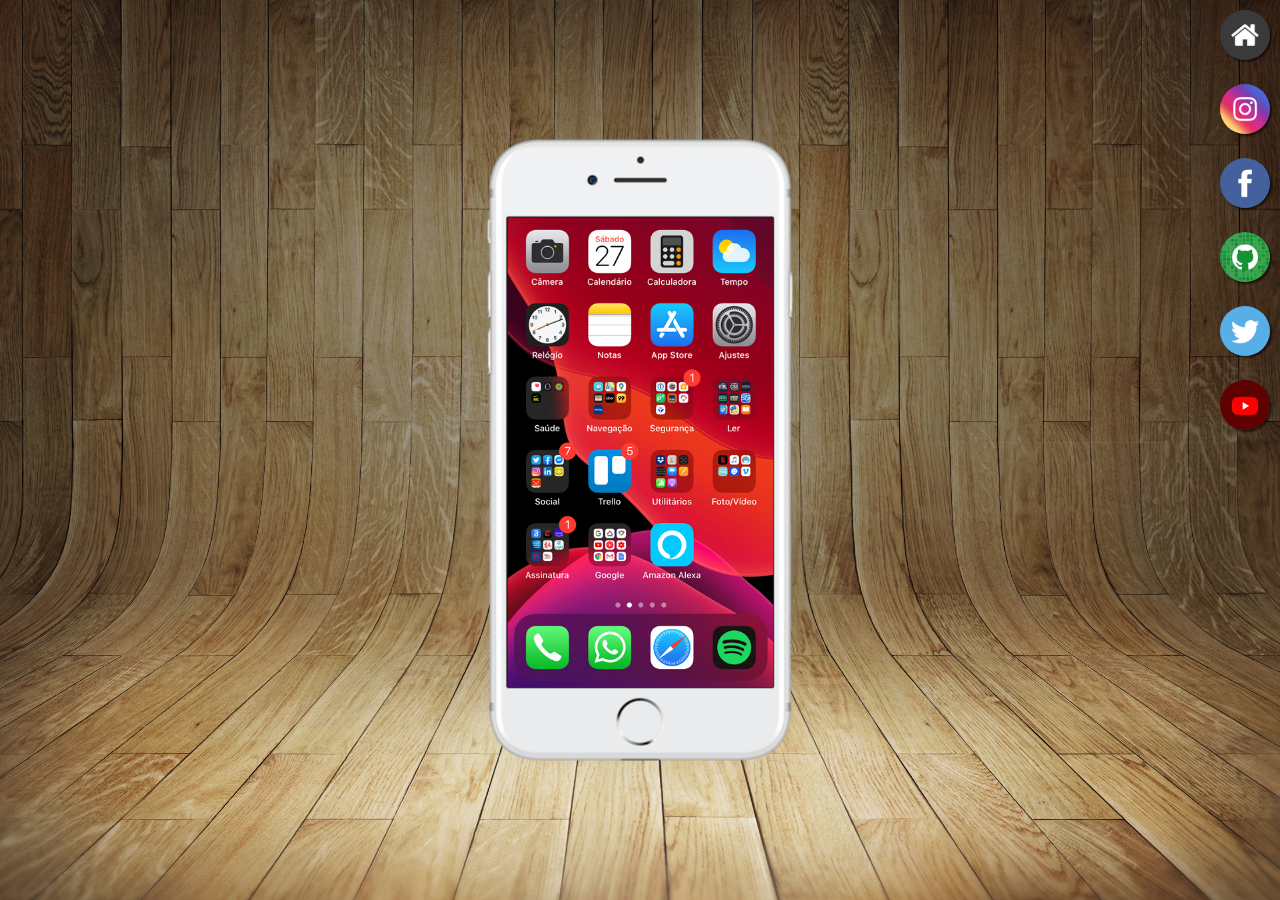
<file: index.html>
<!DOCTYPE html>
<html lang="pt-pt">
<head>
    <meta charset="UTF-8">
    <meta name="viewport" content="width=device-width, initial-scale=1.0">
    <link rel="shortcut icon" href="pacote-d013/favicon.ico" type="image/x-icon">
    <link rel="stylesheet" href="estilos/style.css">
    <title>Projecto Redes Sociais</title>
</head>
<body>
    <main>
        <section id="telefone">
            <iframe src="home.html" frameborder="0" name="tela" id="tela">
                Seu navegador ñ é compatível com isso...\:
            </iframe>
        </section>

        <section id="redes-sociais">
            <a href="home.html" target="tela"><img src="pacote-d013/imagens/logo-home.jpg" alt=""></a> <br>

            <a href="instagram.html" target="tela"><img src="pacote-d013/imagens/logo-instagram.jpg" alt=""></a> <br>

            <a href="facebook.html" target="tela"><img src="pacote-d013/imagens/logo-facebook.jpg" alt=""></a> <br>

            <a href="git.html" target="tela"><img src="pacote-d013/imagens/logo-github.jpg" alt=""></a> <br>

            <a href="x.html" target="tela"><img src="pacote-d013/imagens/logo-twitter.jpg" alt=""></a> <br>

            <a href="youtube.html" target="tela">
                <img src="pacote-d013/imagens/logo-youtube.jpg" alt="">
            </a> <br>


        </section>

    </main>
</body>
</html>
</file>
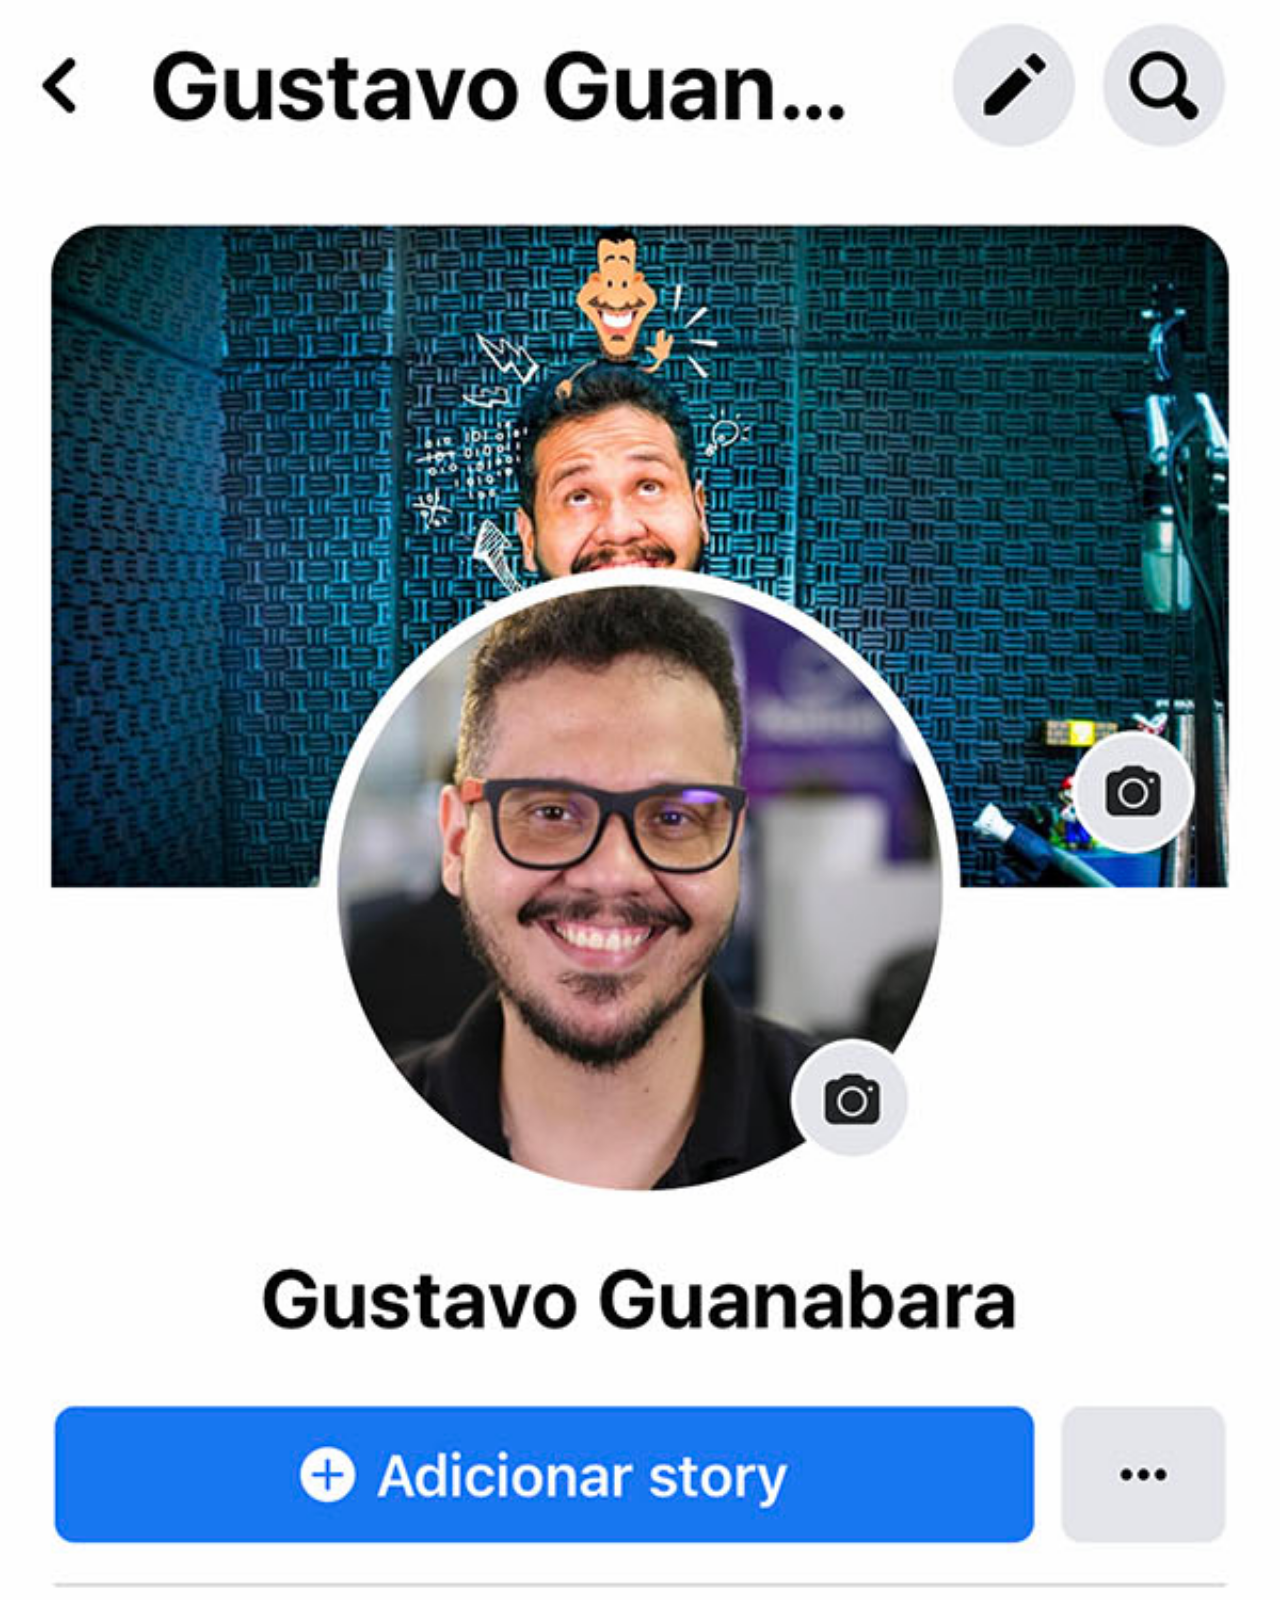
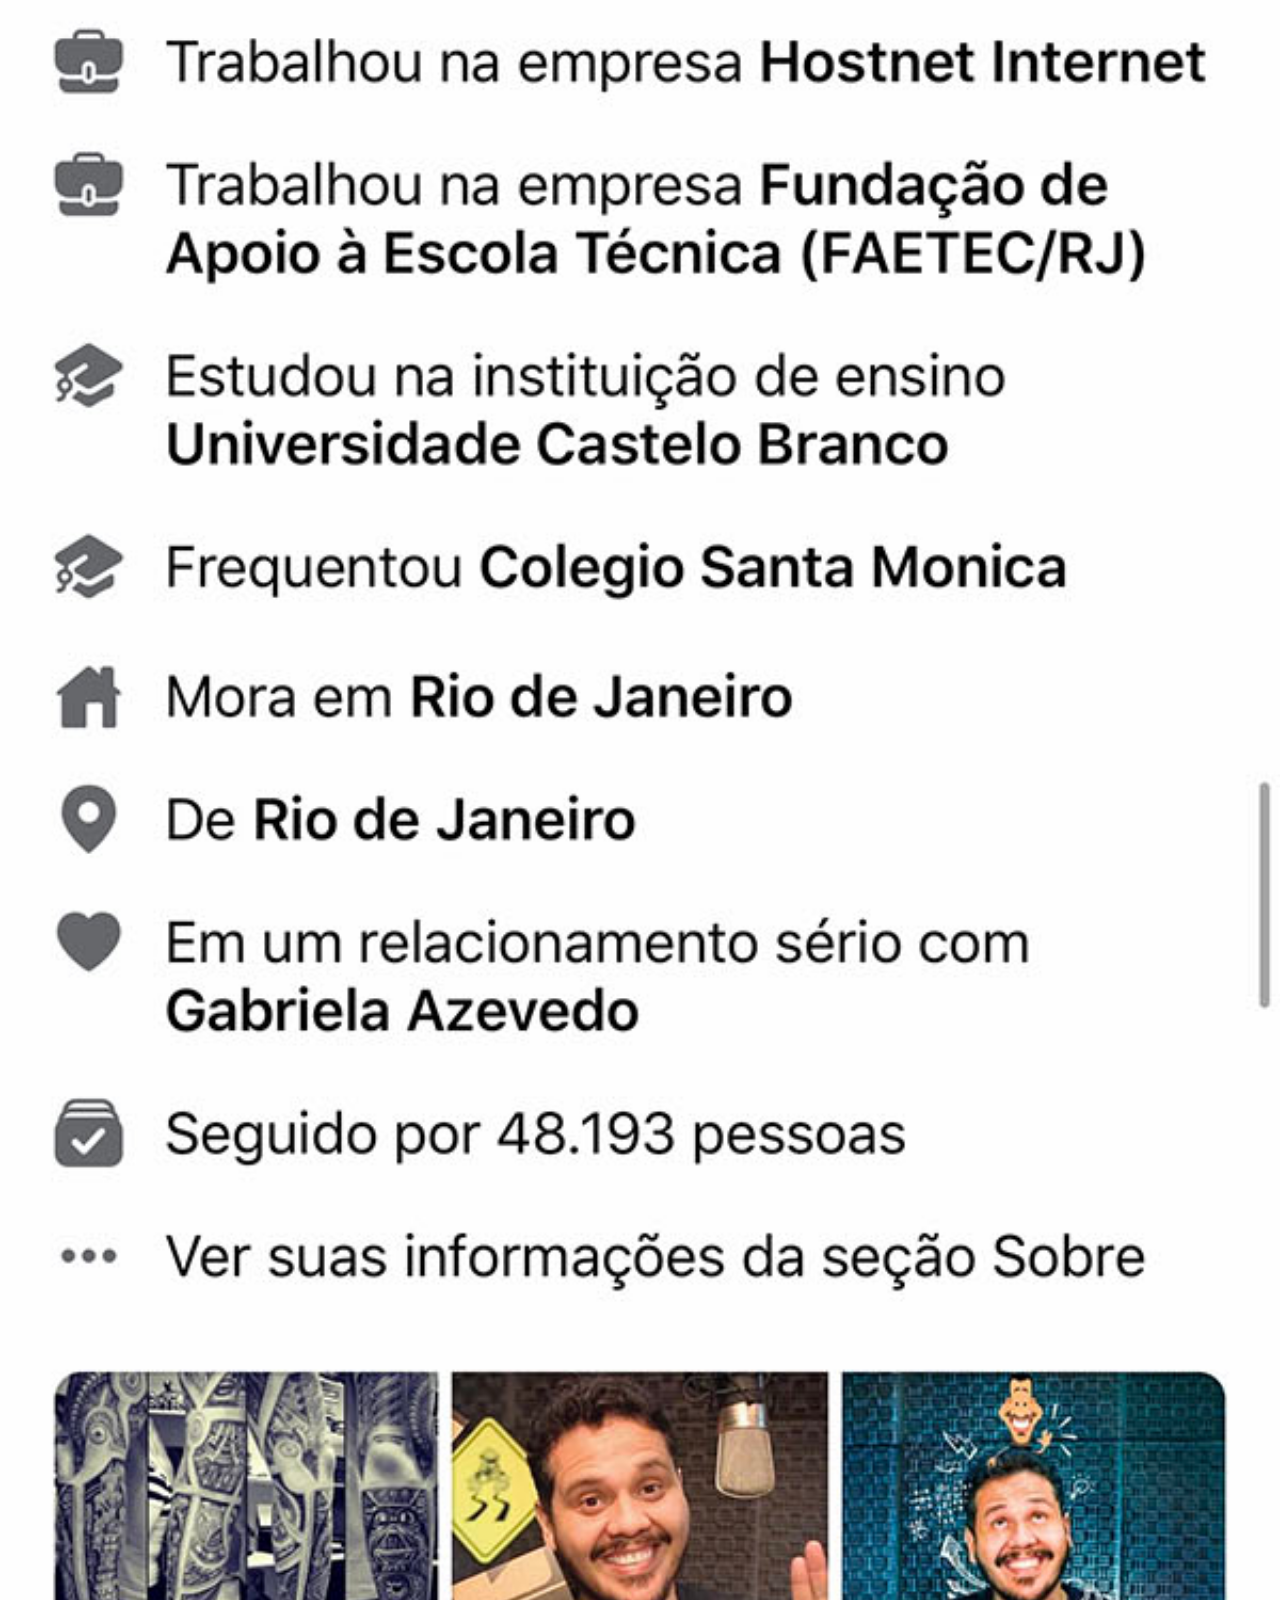
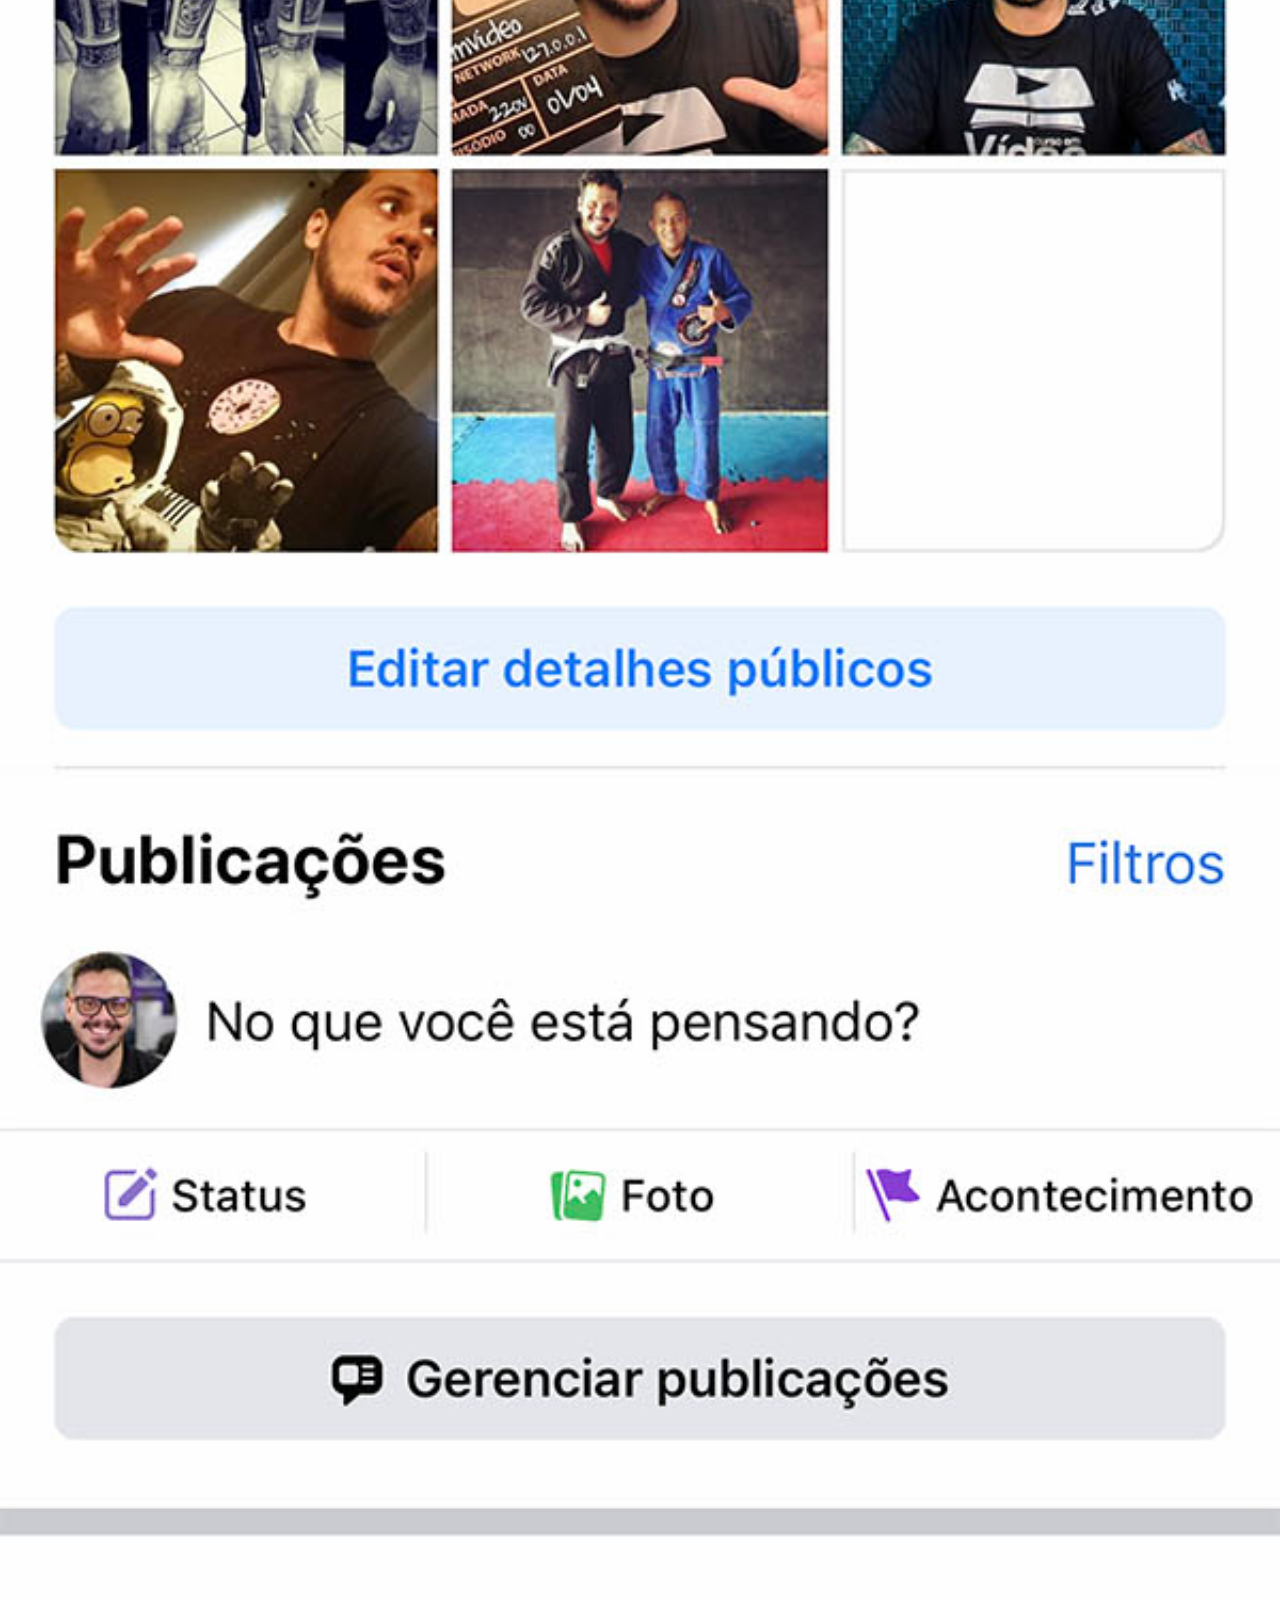
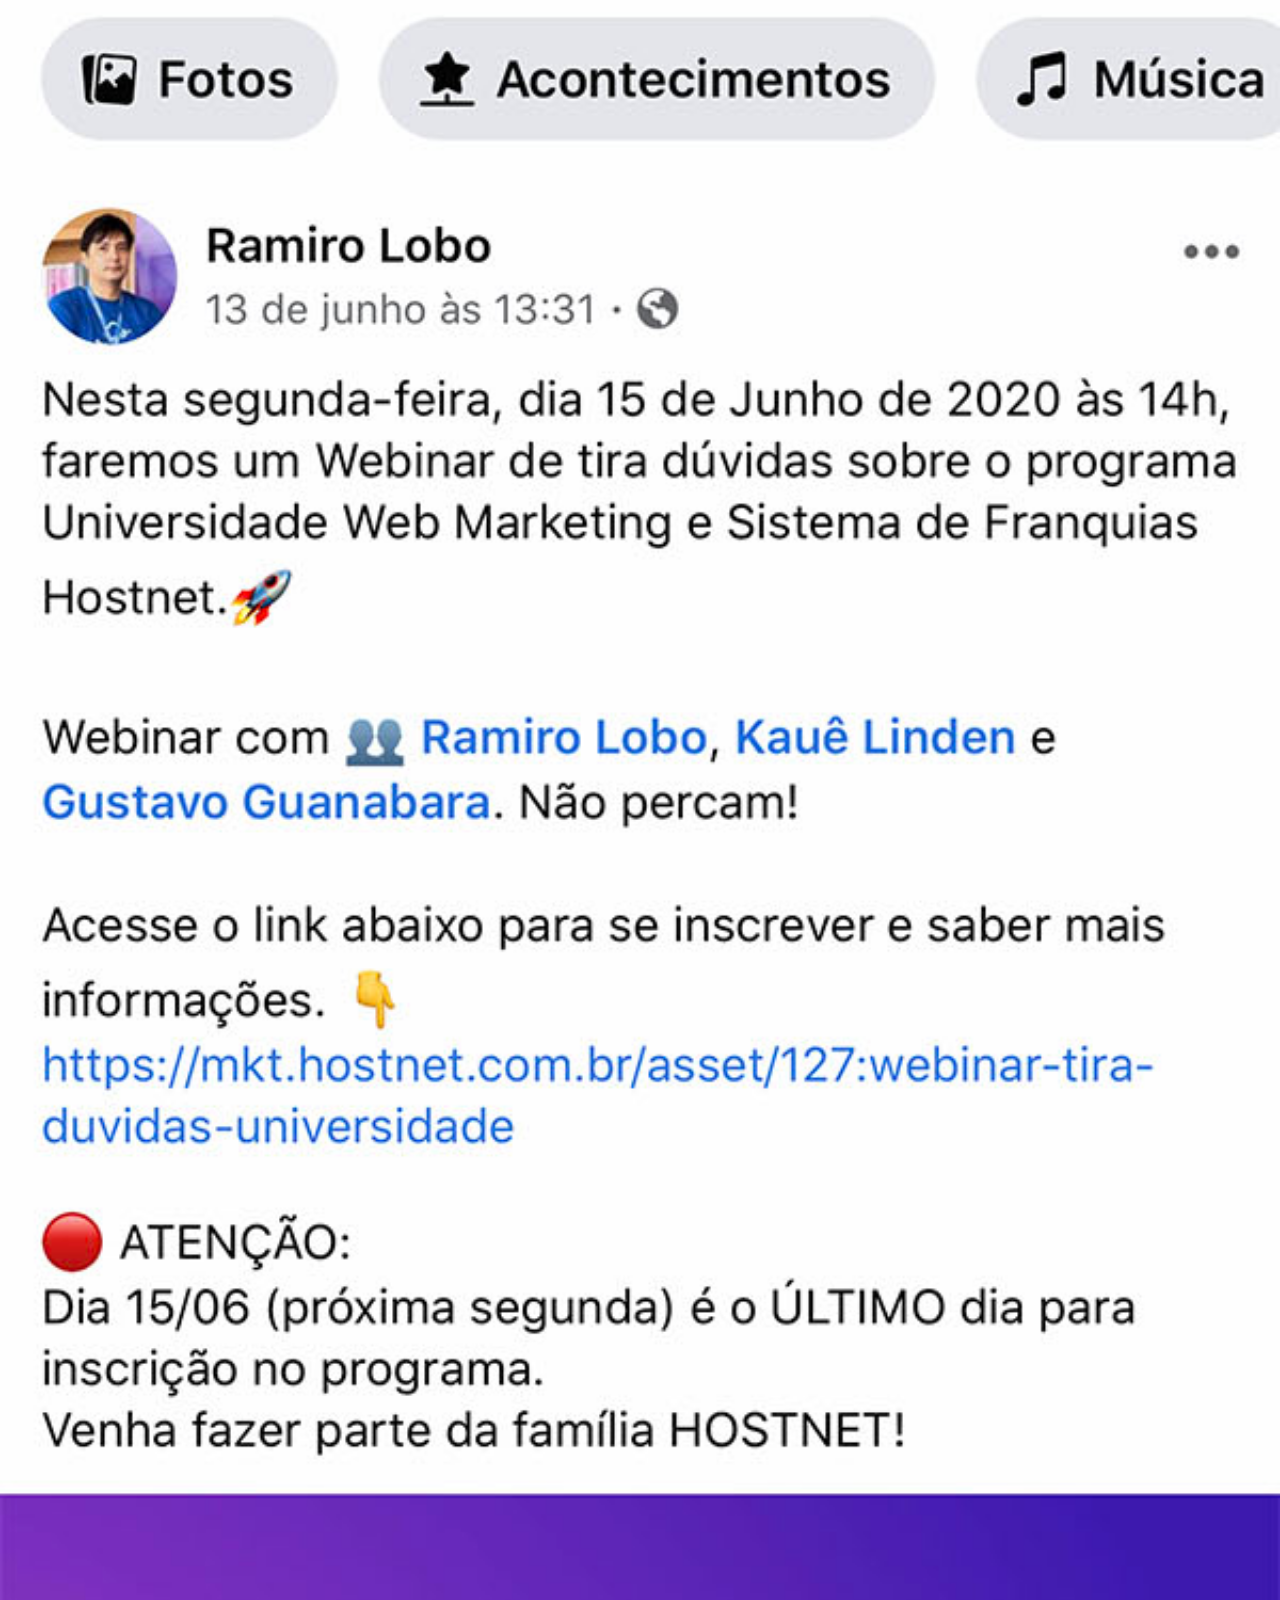
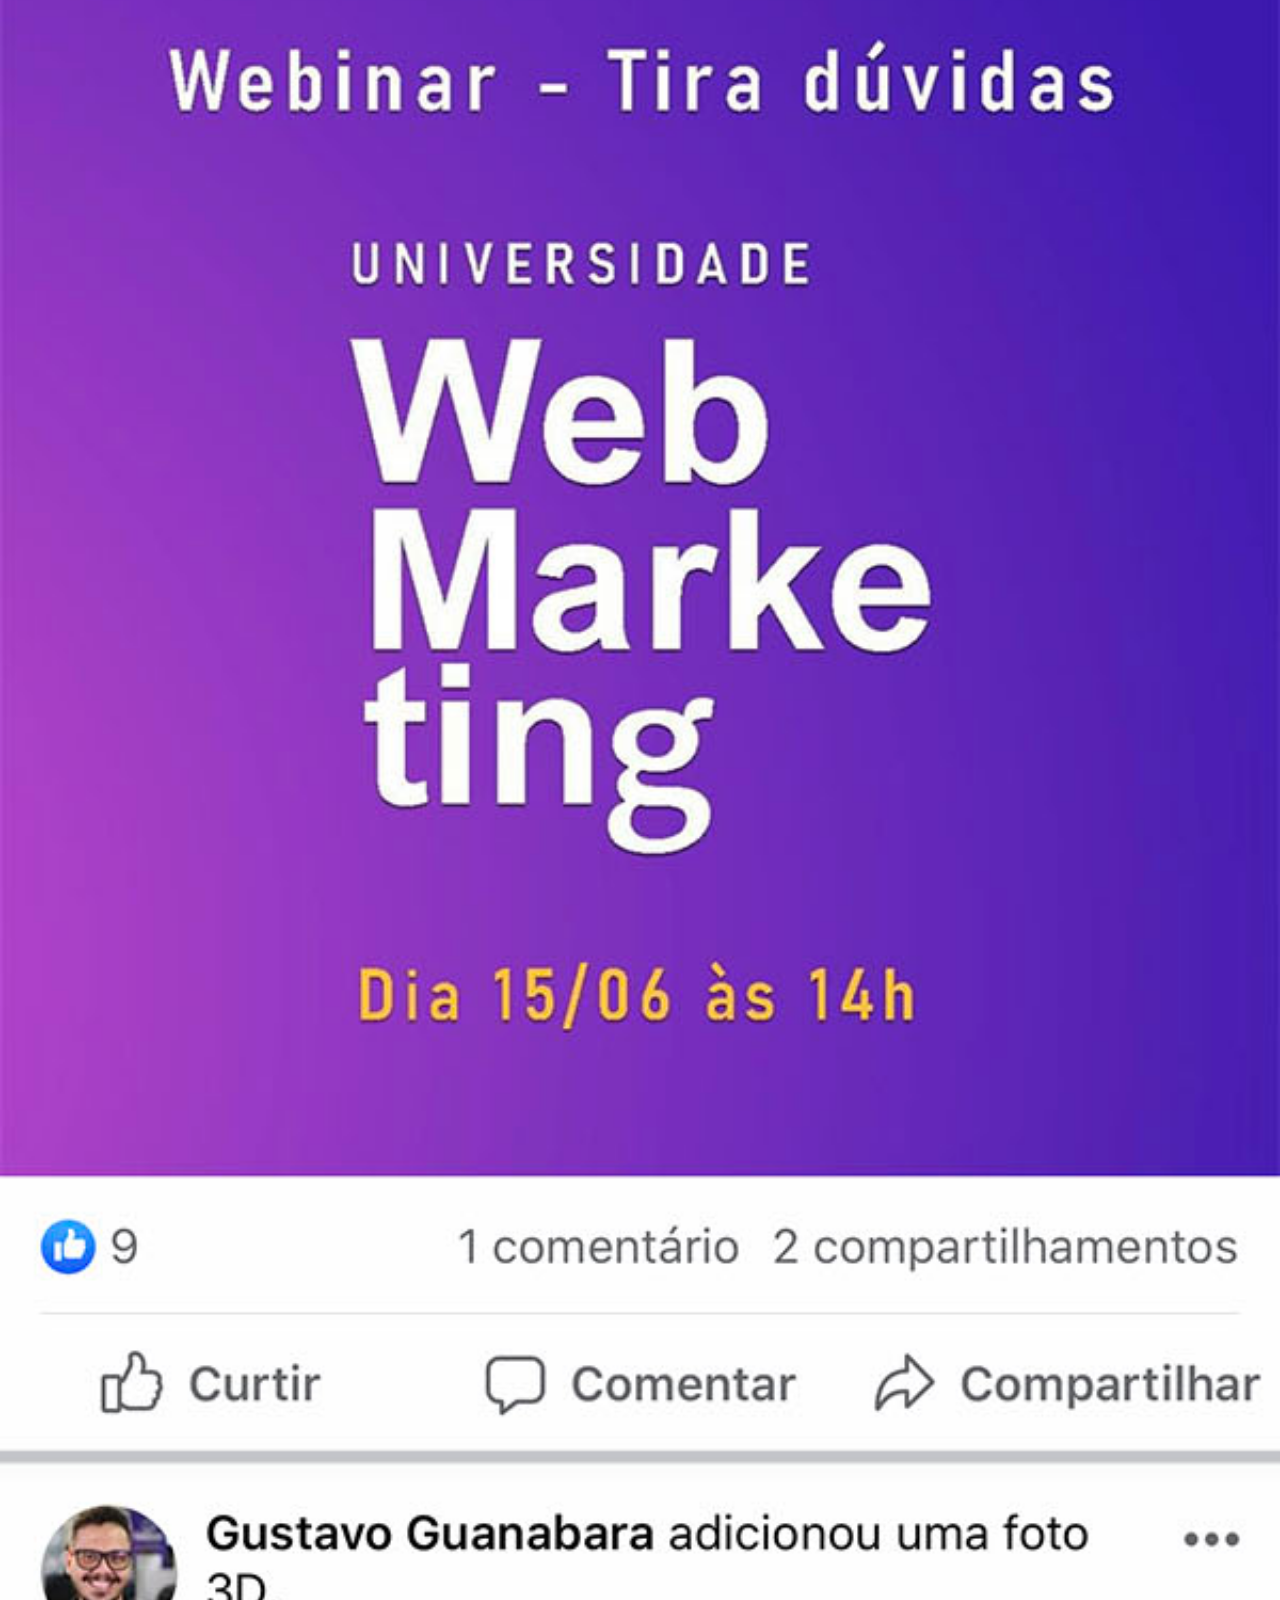
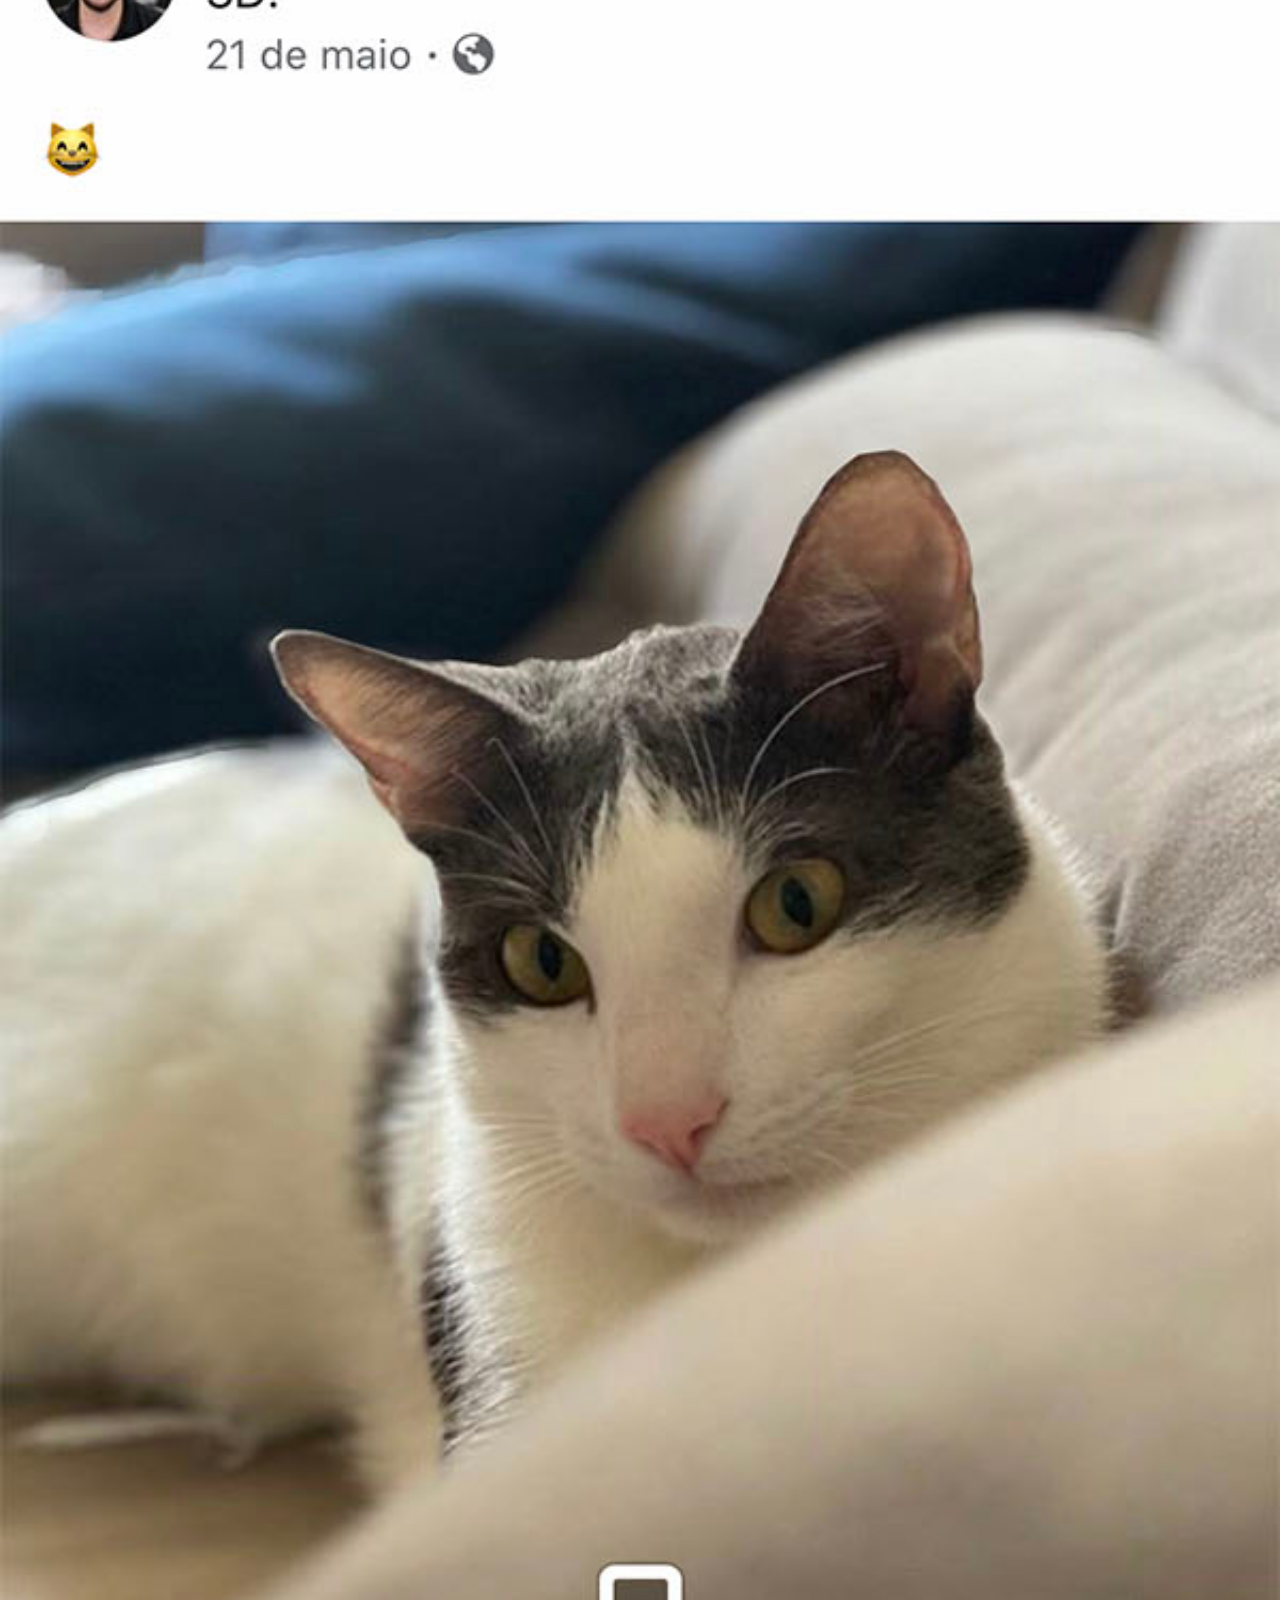
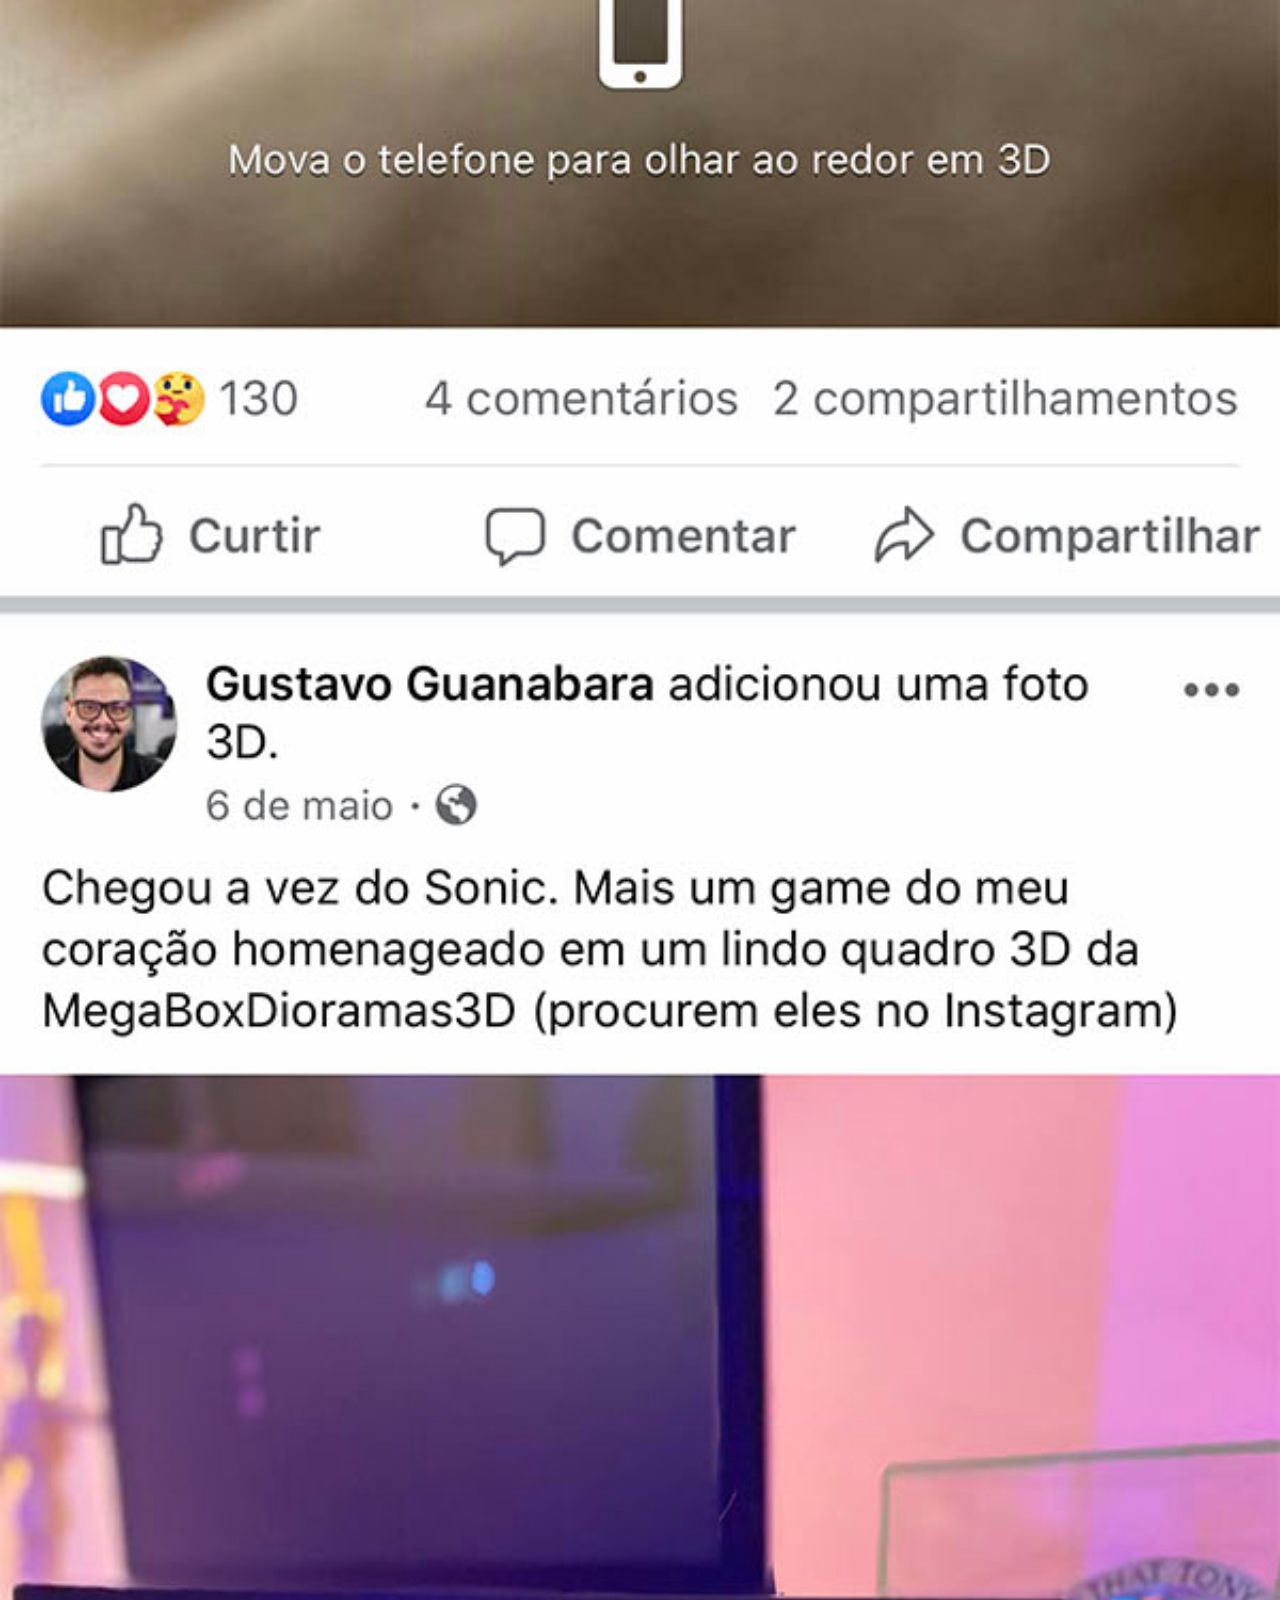
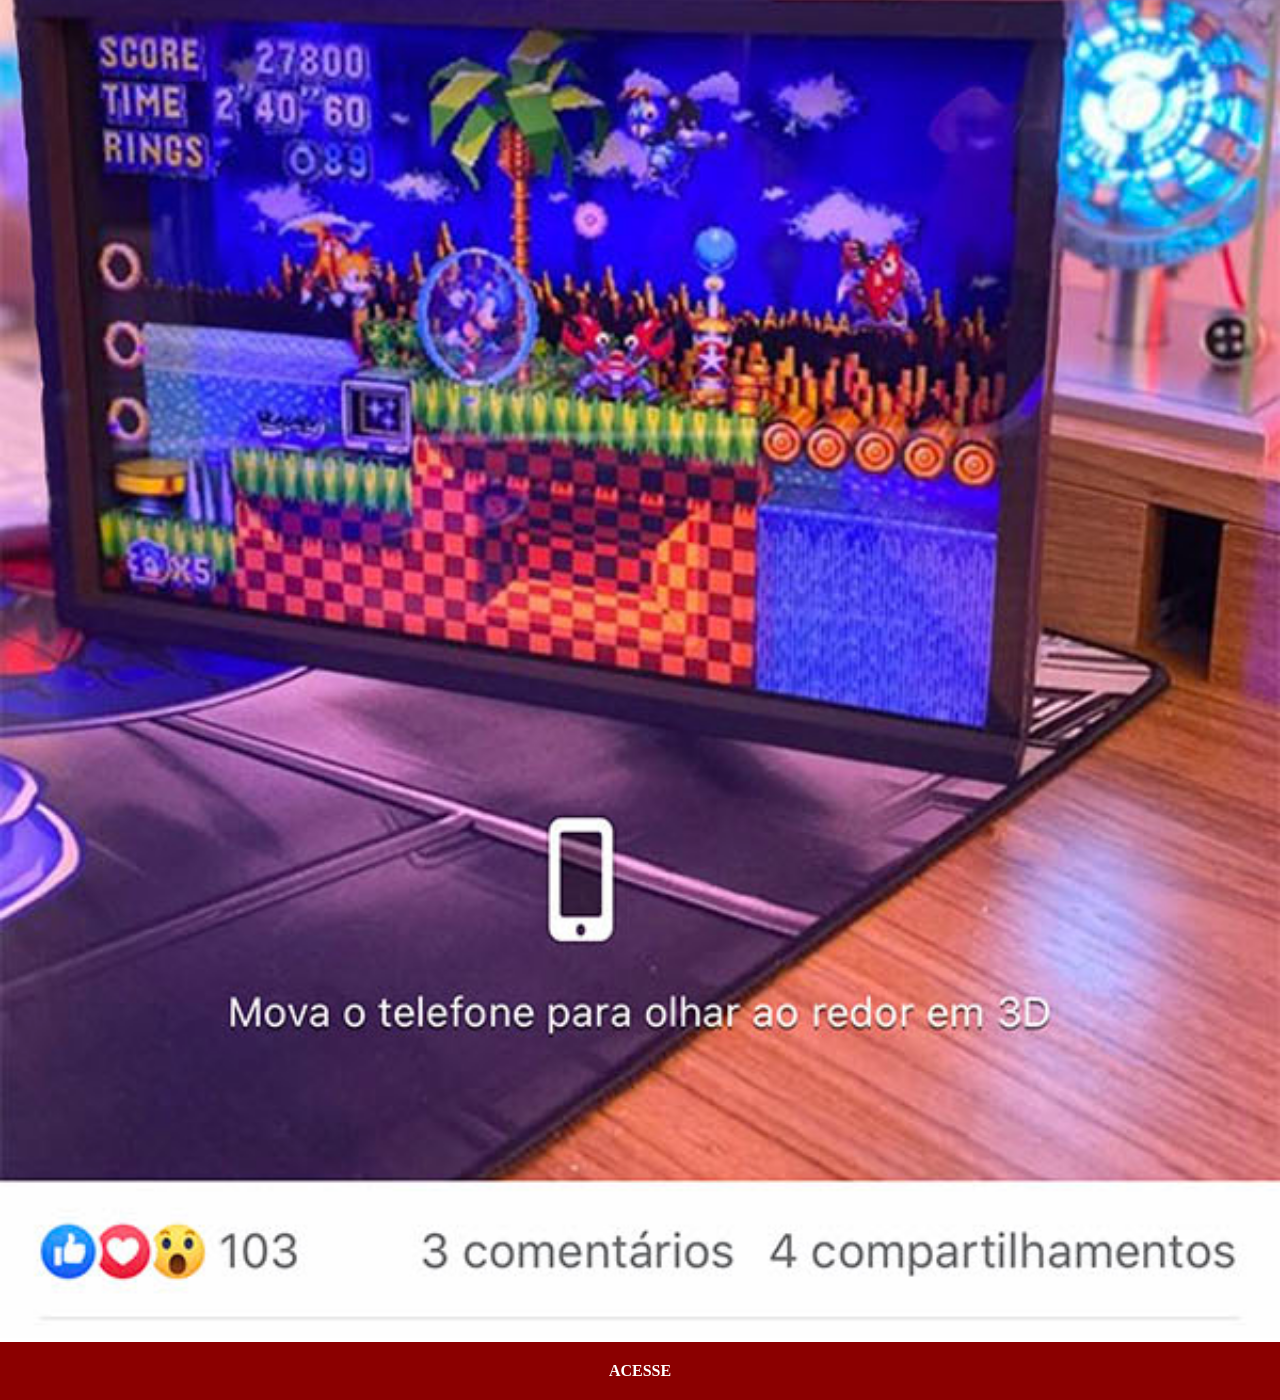
<file: facebook.html>
<!DOCTYPE html>
<html lang="en">
<head>
    <meta charset="UTF-8">
    <meta name="viewport" content="width=device-width, initial-scale=1.0">
    <title>Facebook</title>
    <link rel="stylesheet" href="social.css">
</head>
<body>
    <img src="pacote-d013/imagens/tela-facebook.jpg" alt="">
    <a href="https://www.facebook.com/gustavoguanabara/?locale=pt_BR">ACESSE</a>
</body>
</html>
</file>
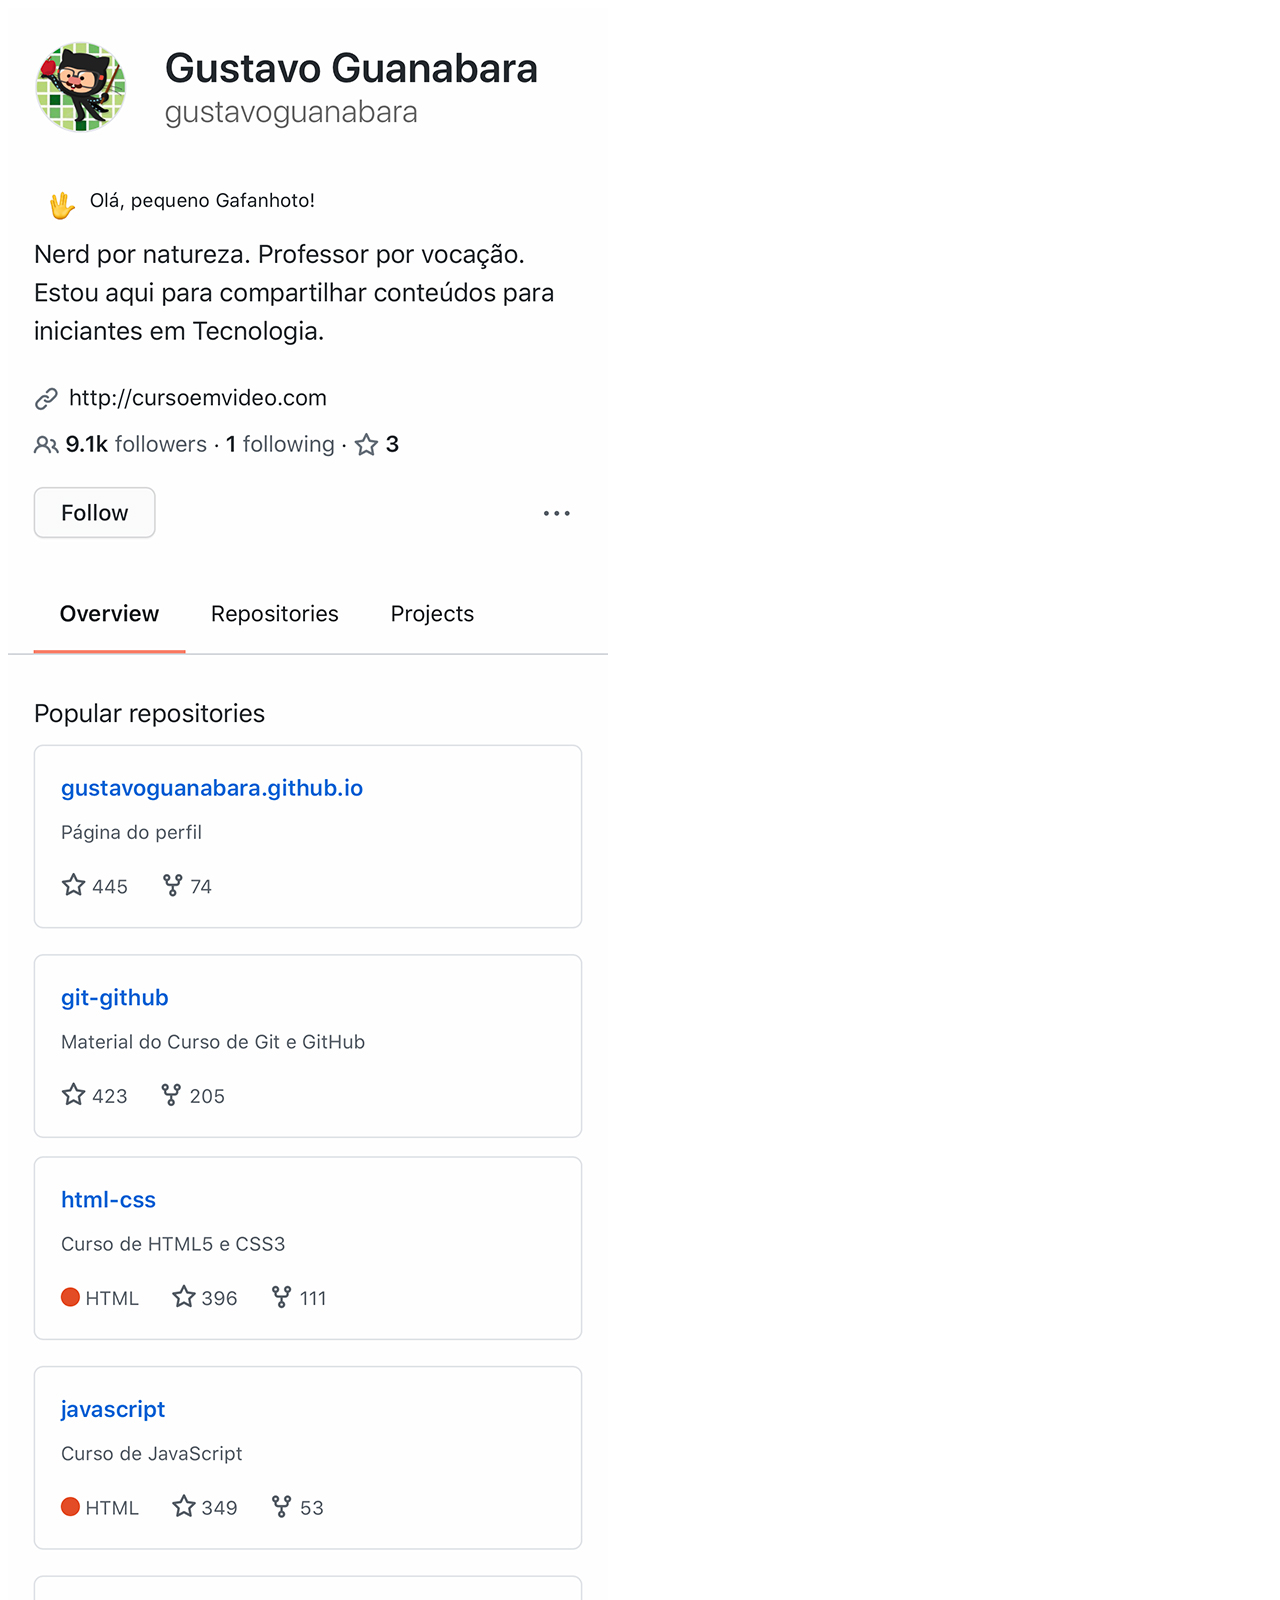
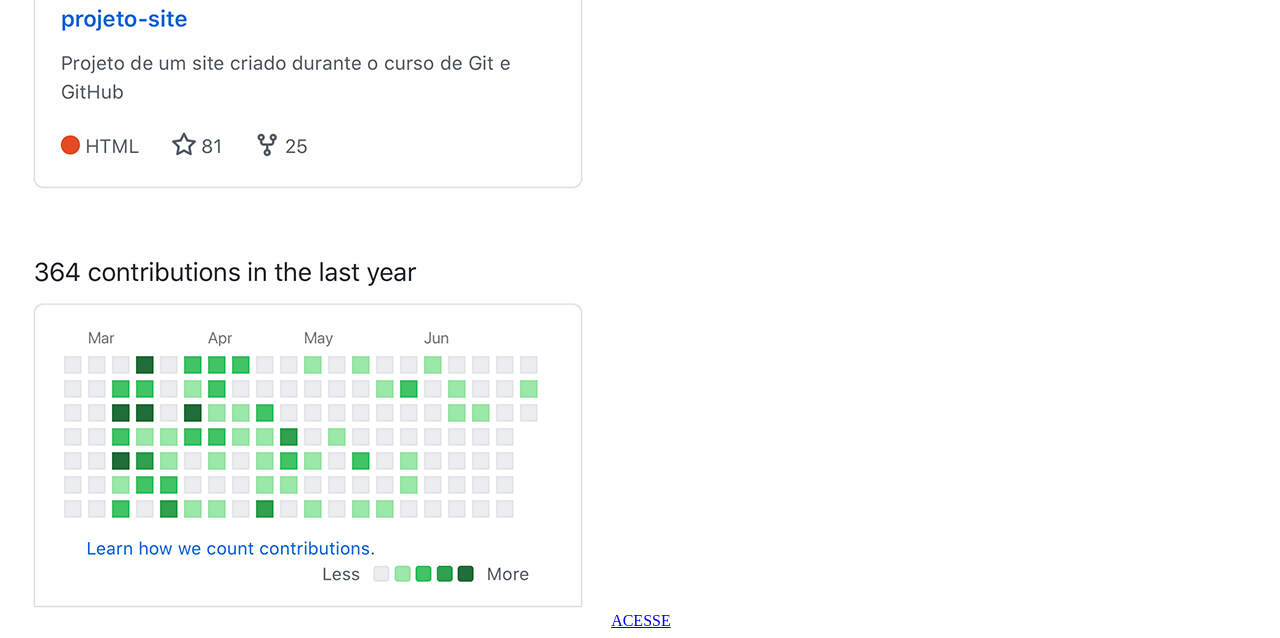
<file: git.html>
<!DOCTYPE html>
<html lang="en">
<head>
    <meta charset="UTF-8">
    <meta name="viewport" content="width=device-width, initial-scale=1.0">
    <title>GitHub</title>
</head>
<body>
    <img src="pacote-d013/imagens/tela-github.jpg" alt="">
    <a href="https://gustavoguanabara.github.io/">ACESSE</a>
</body>
</html>
</file>
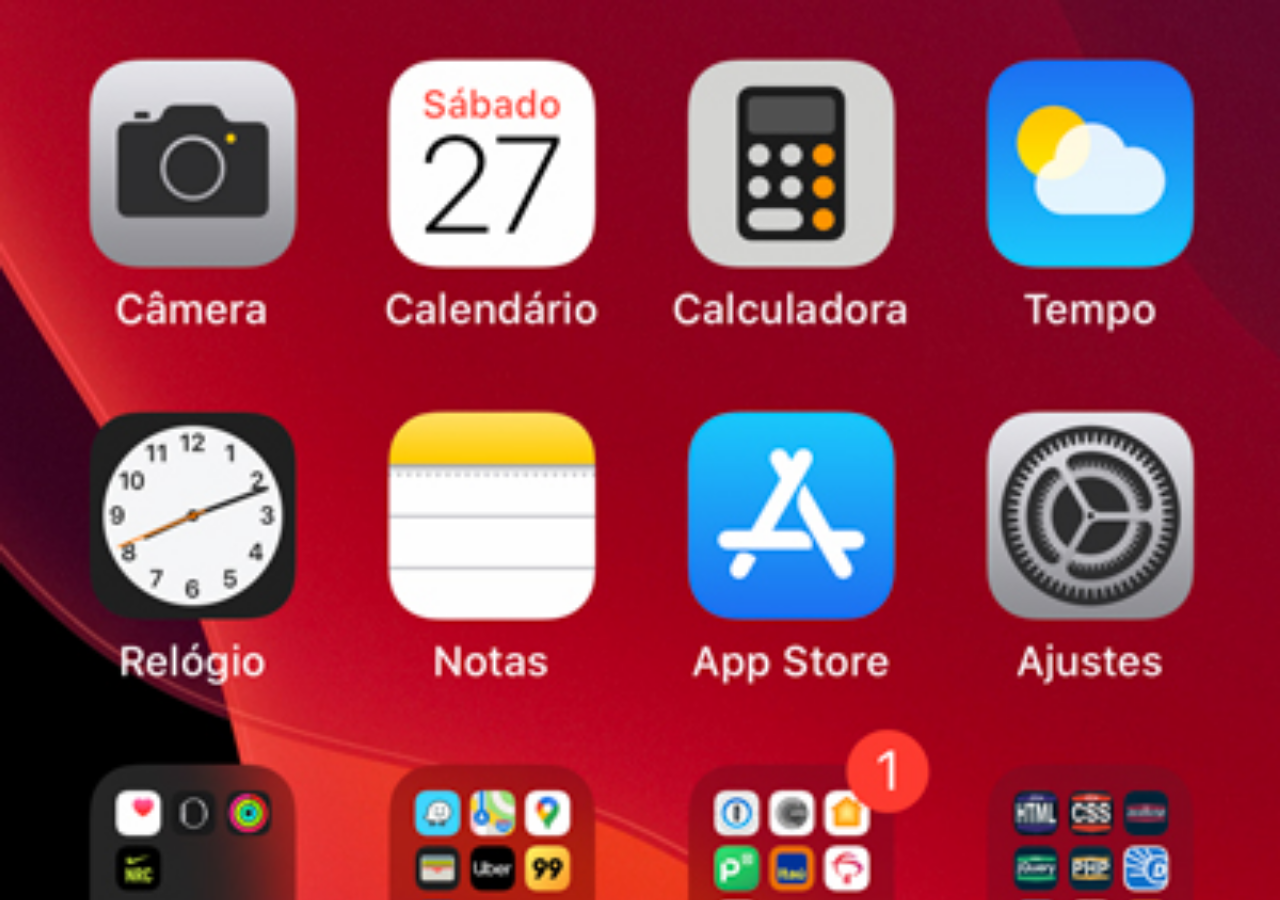
<file: home.html>
<!DOCTYPE html>
<html lang="pt-pt">
<head>
    <meta charset="UTF-8">
    <meta name="viewport" content="width=device-width, initial-scale=1.0">
    <title>Home</title>

<style>
*{
    margin: 0;
    padding: 0;
}

body{
    width: 100vw;
    height: 100vh;
    background: black url(pacote-d013/imagens/tela-home.jpg) center top;
    background-size: cover;
    background-repeat: no-repeat;
}
</style>

</head>
<body>
    
</body>
</html>
</file>
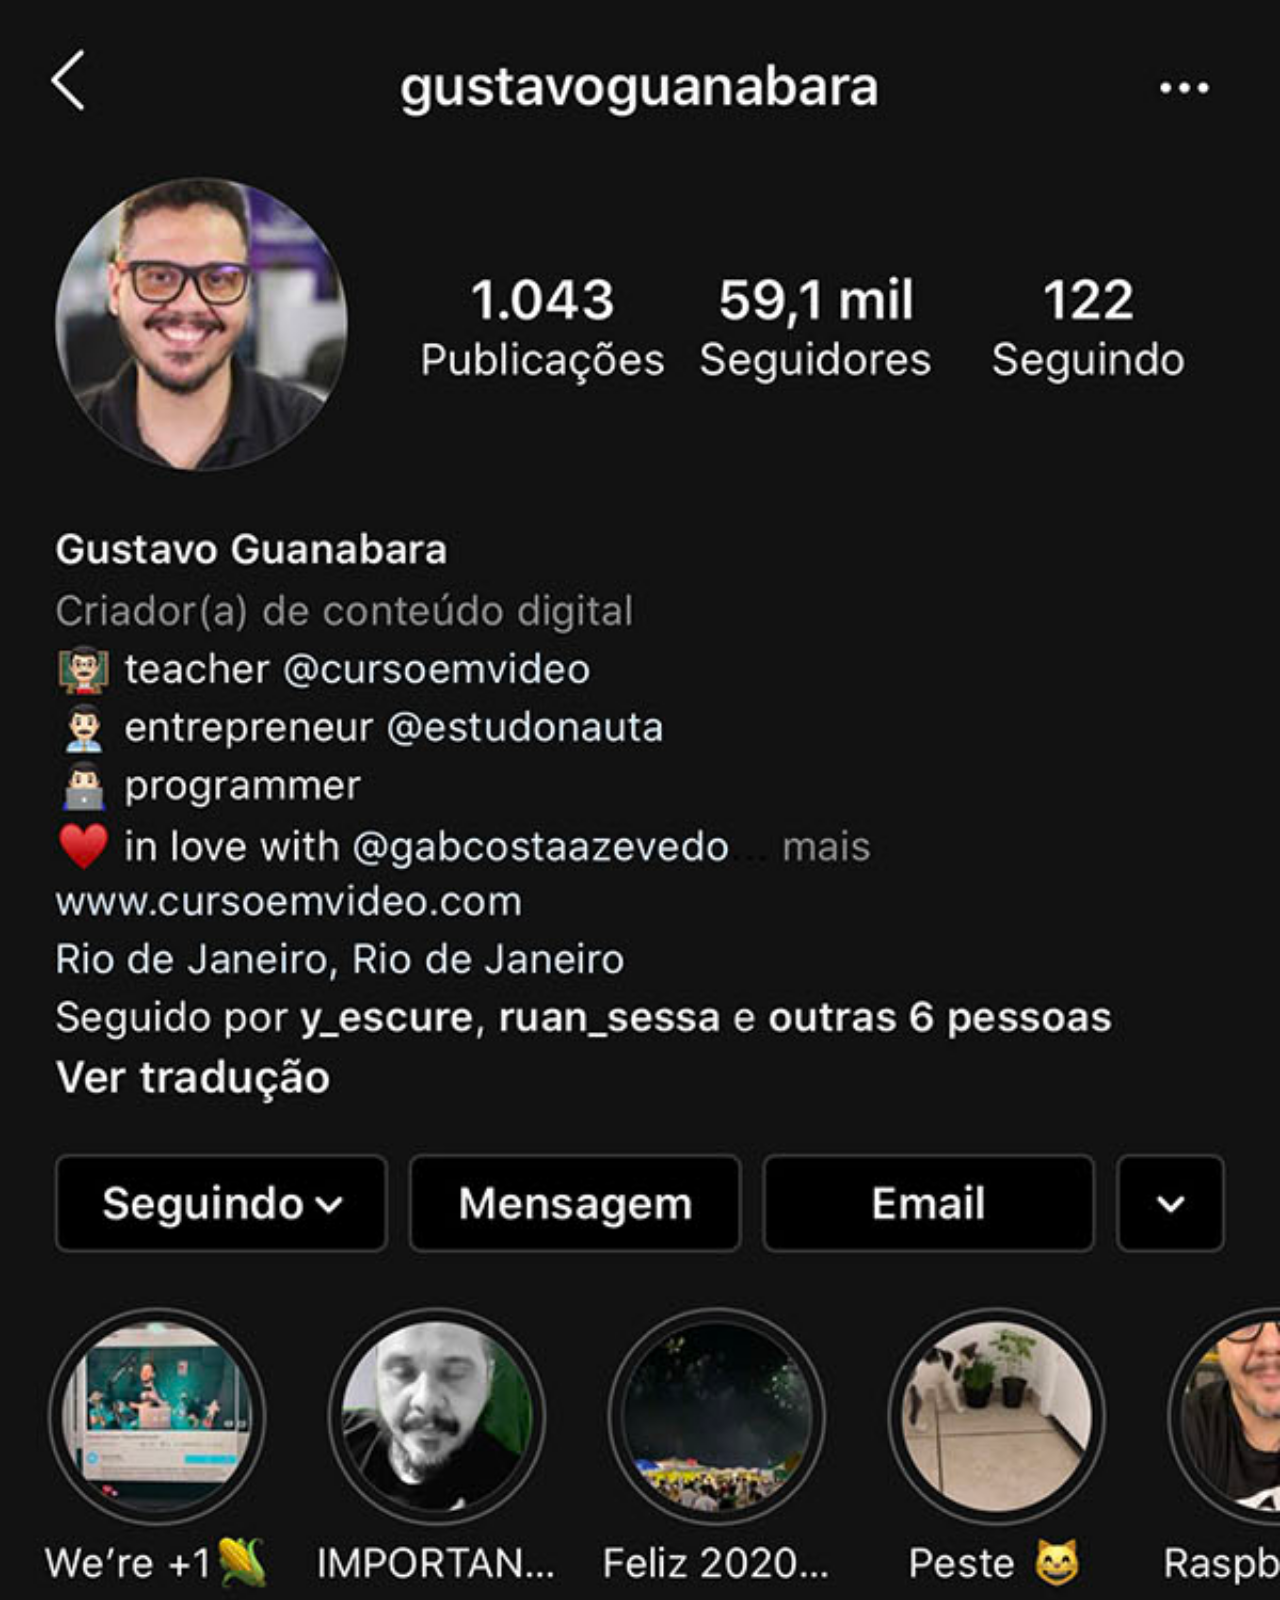
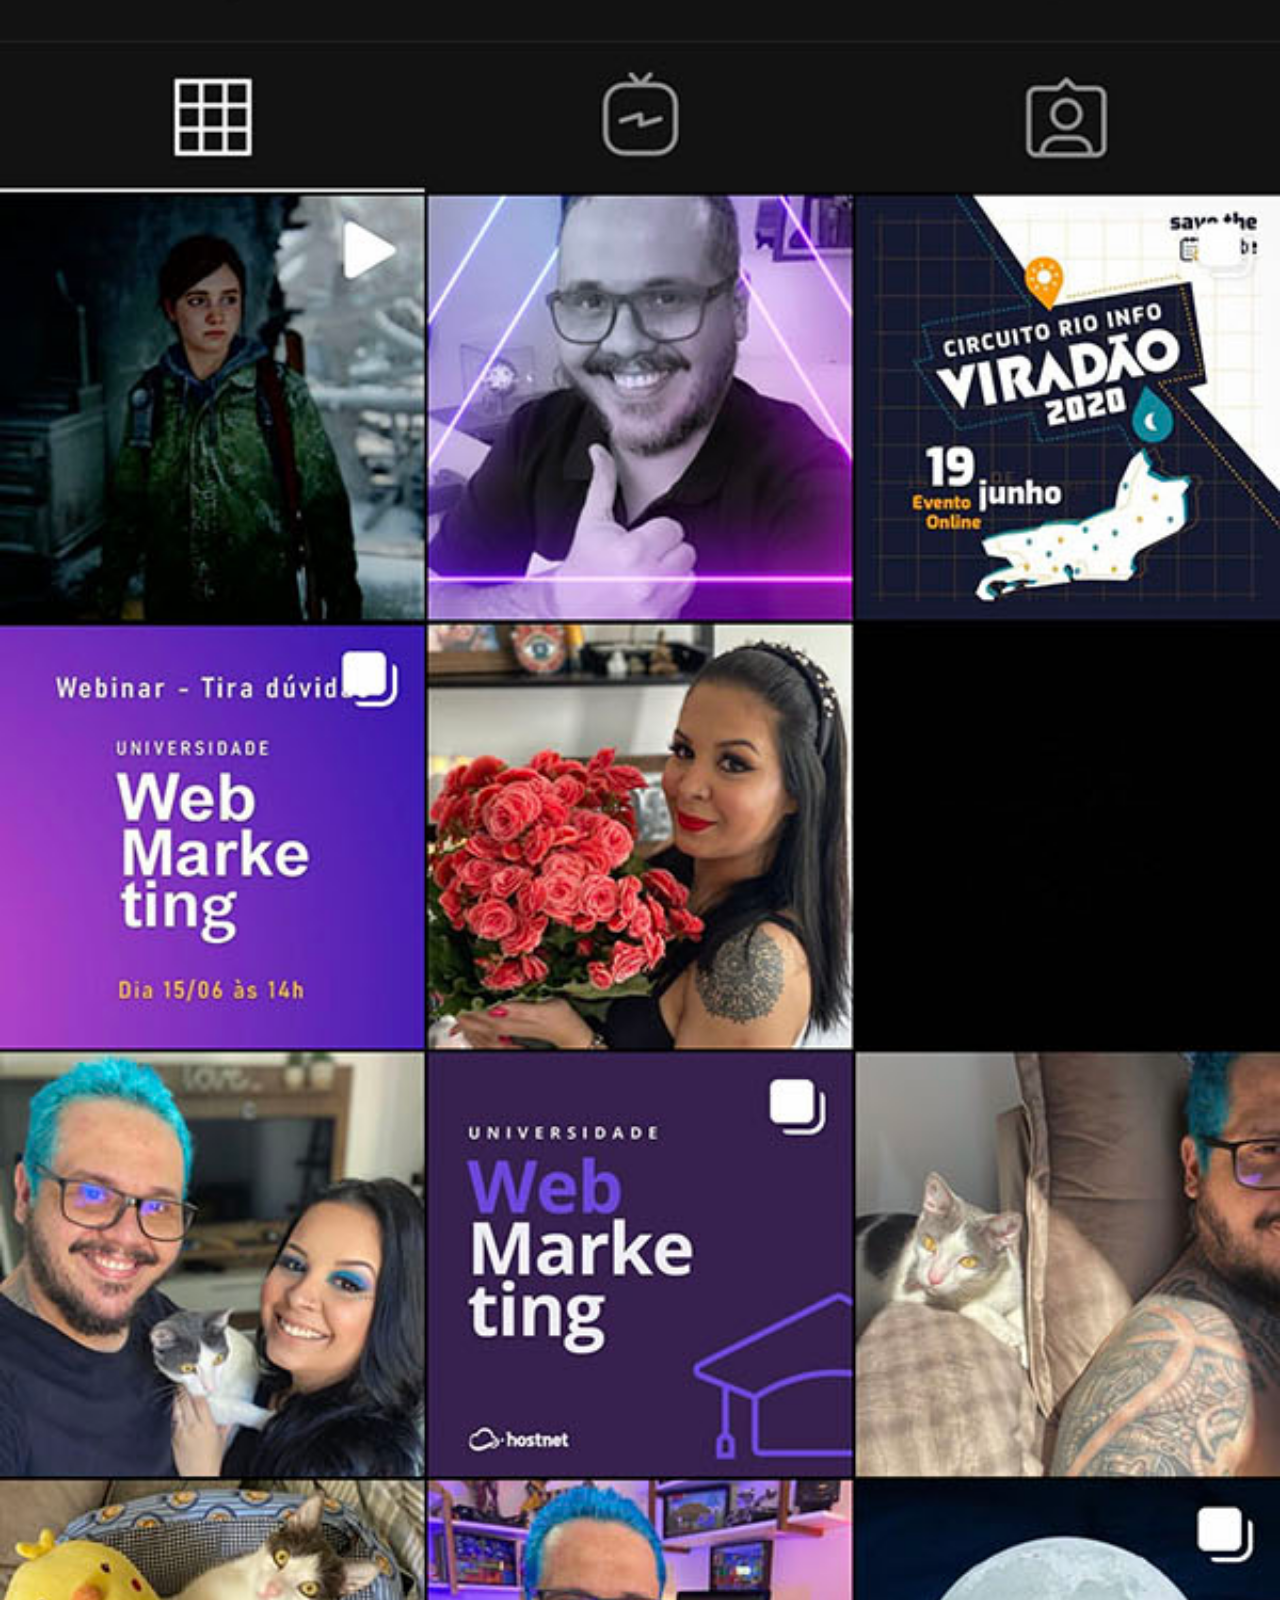
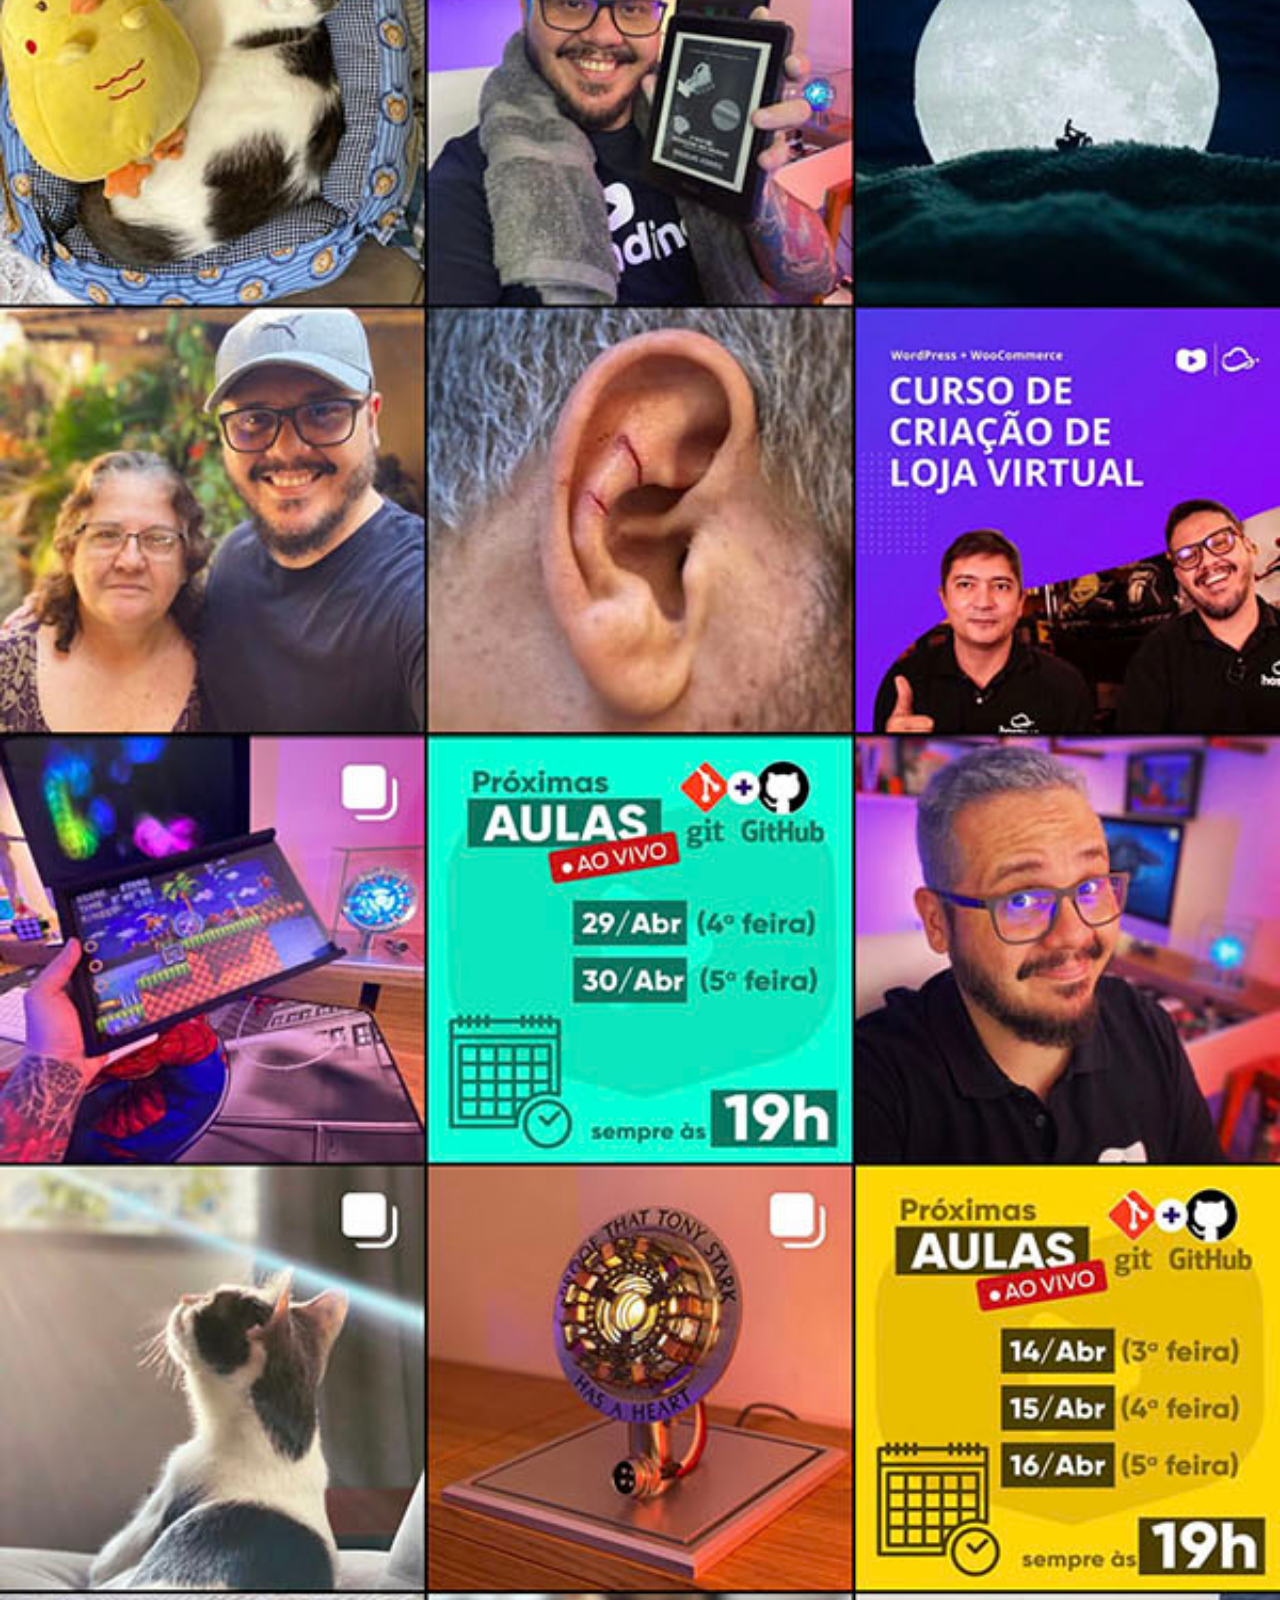
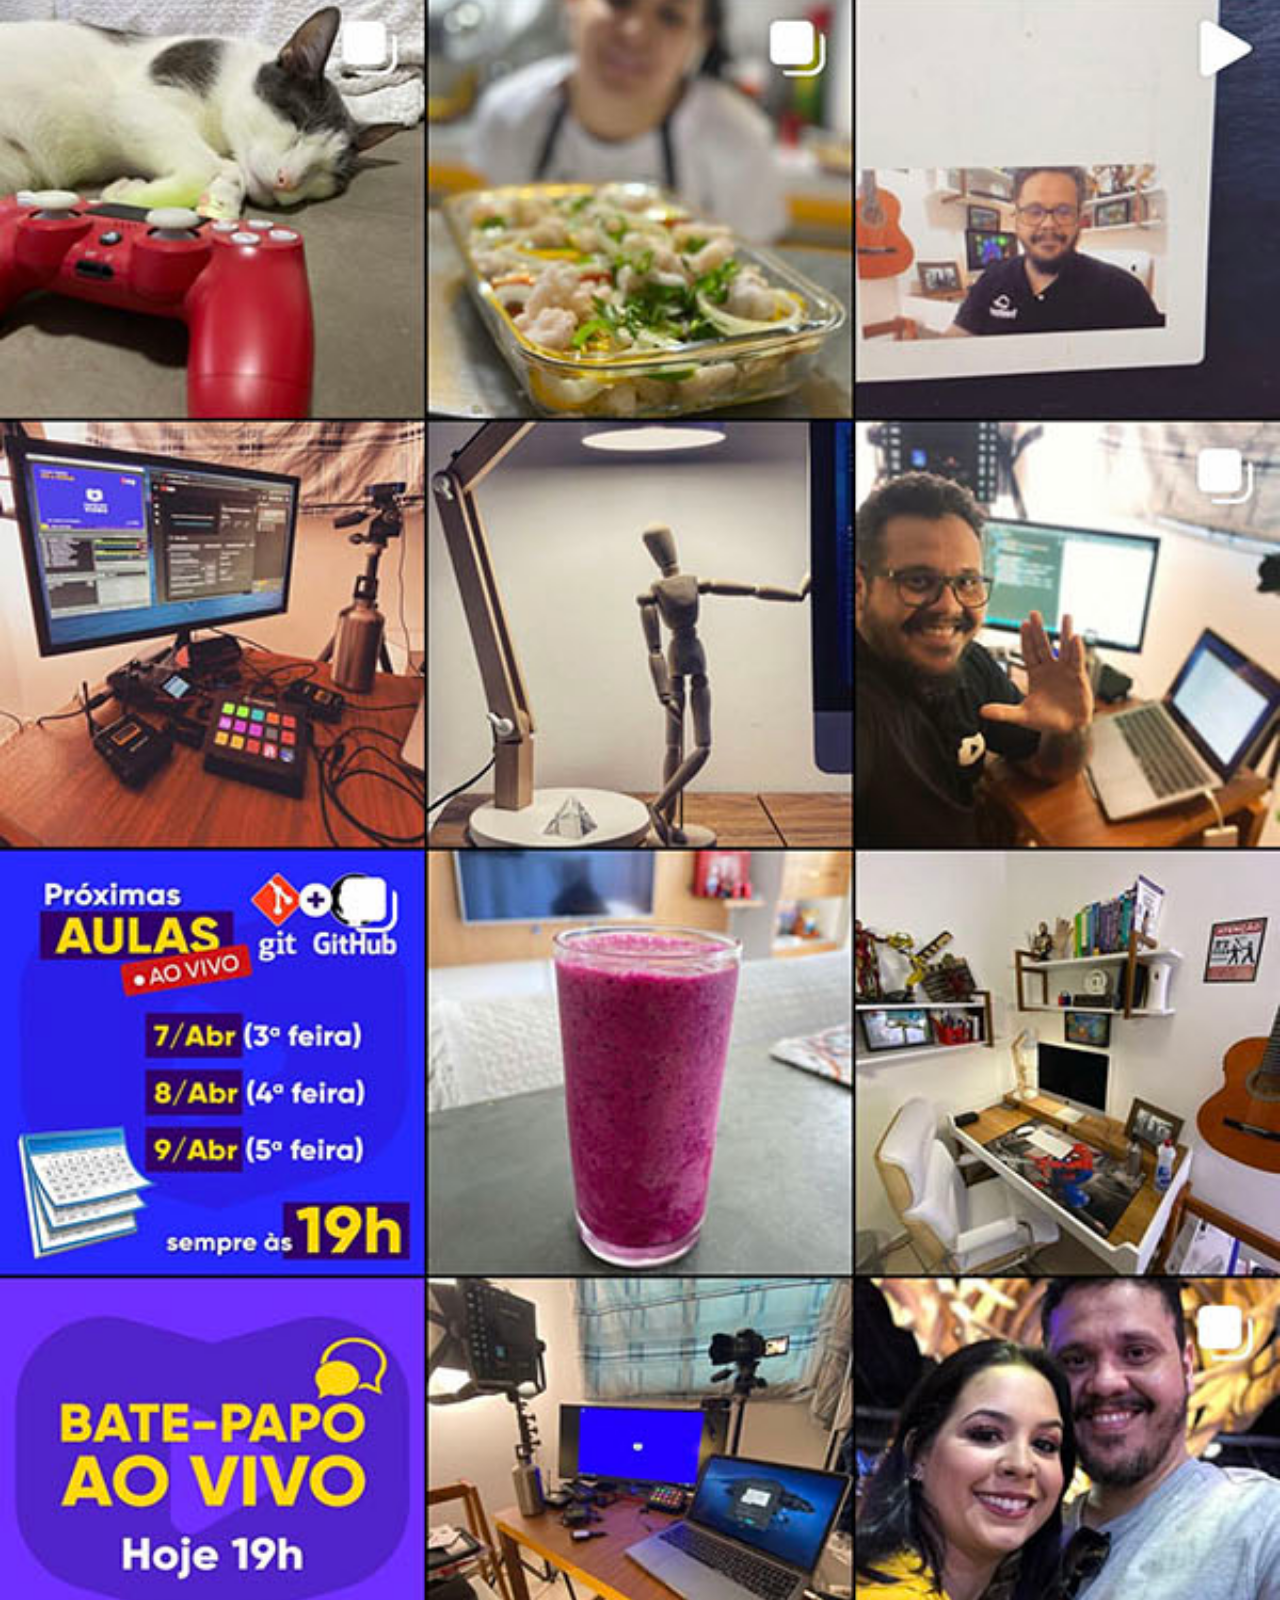
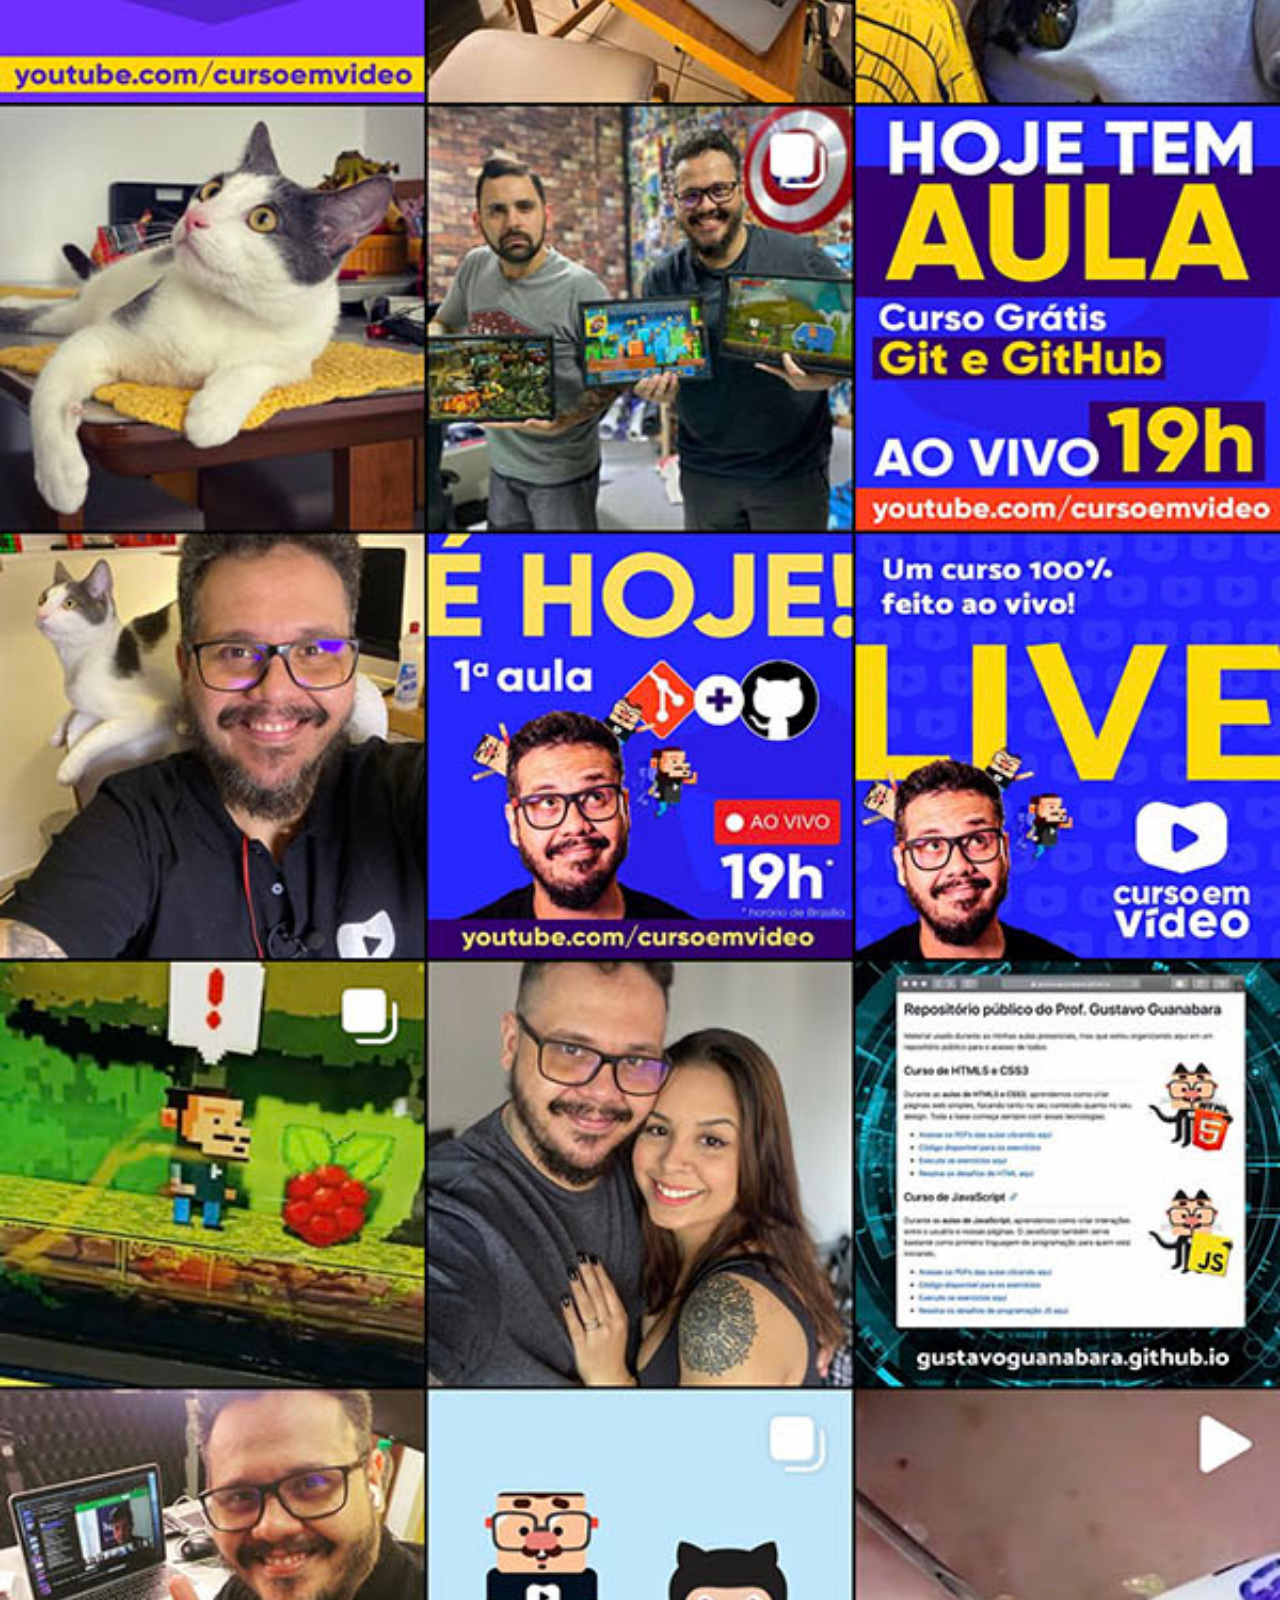
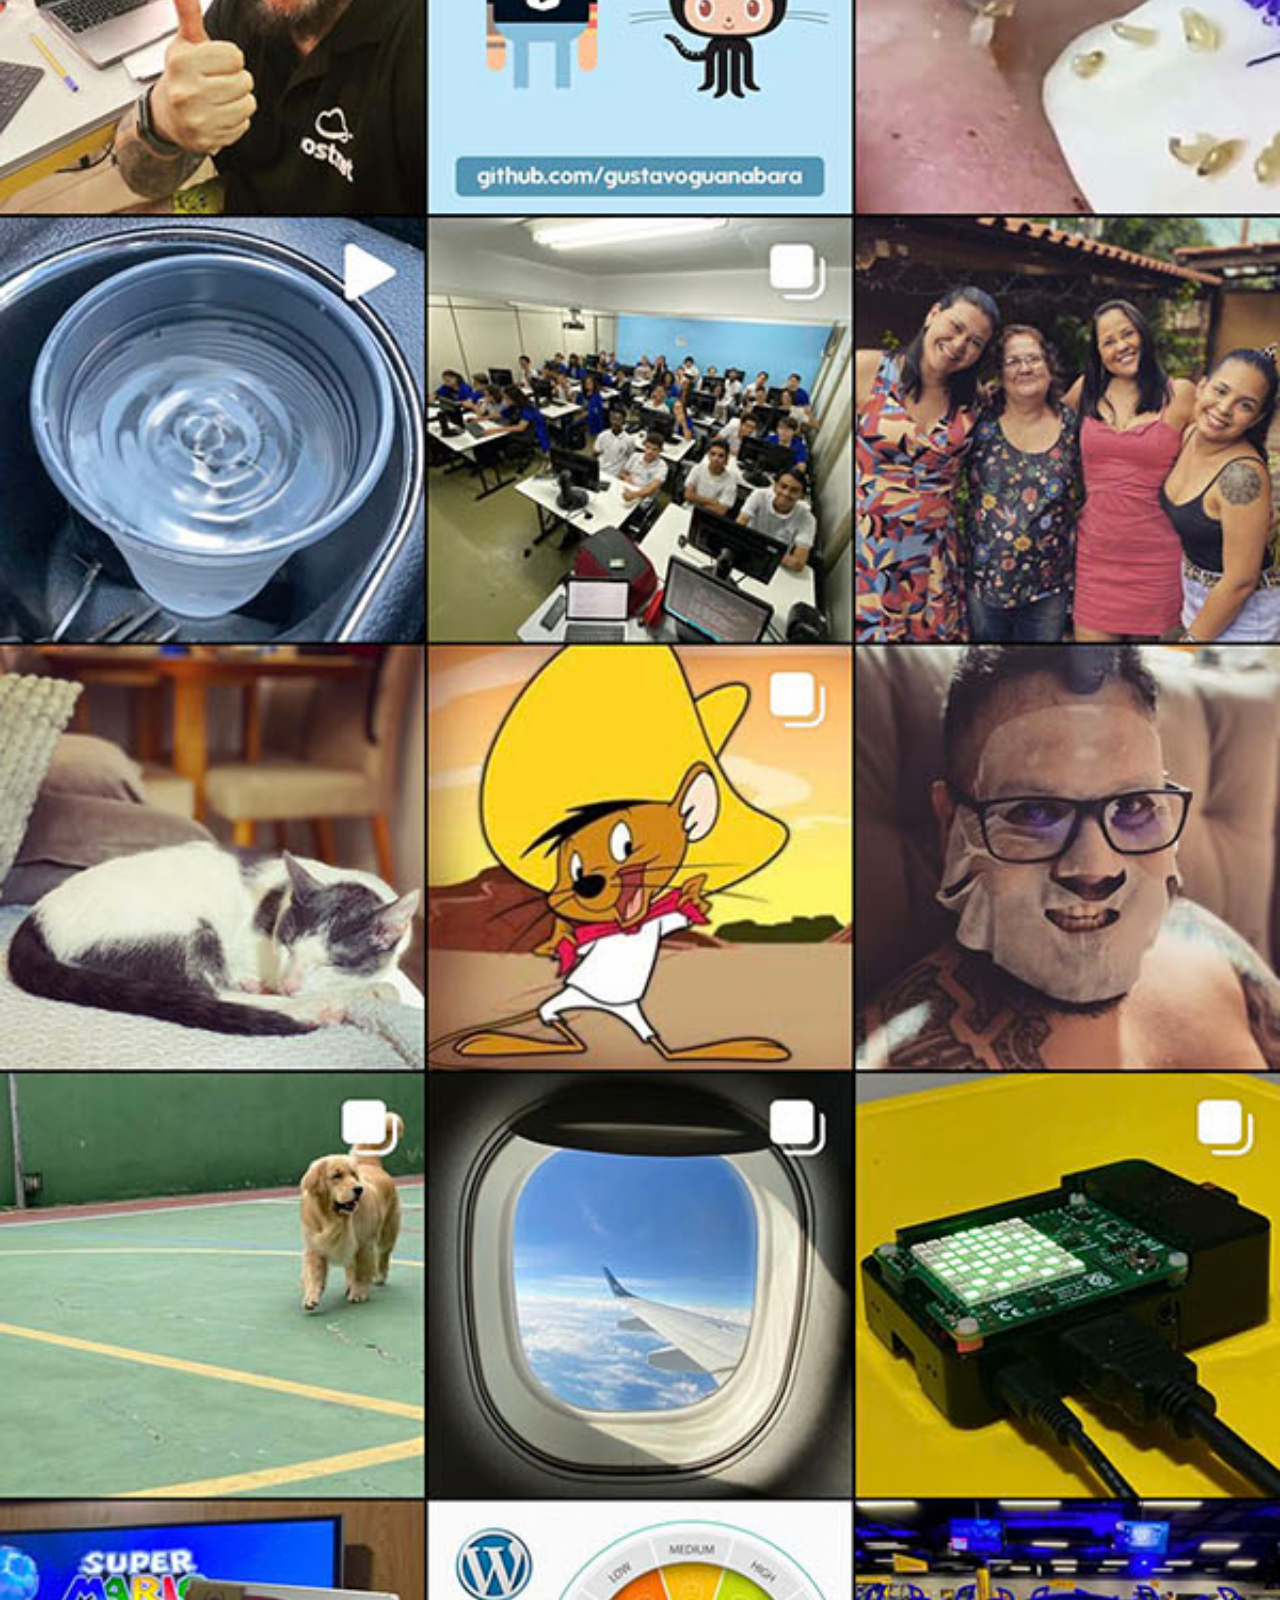
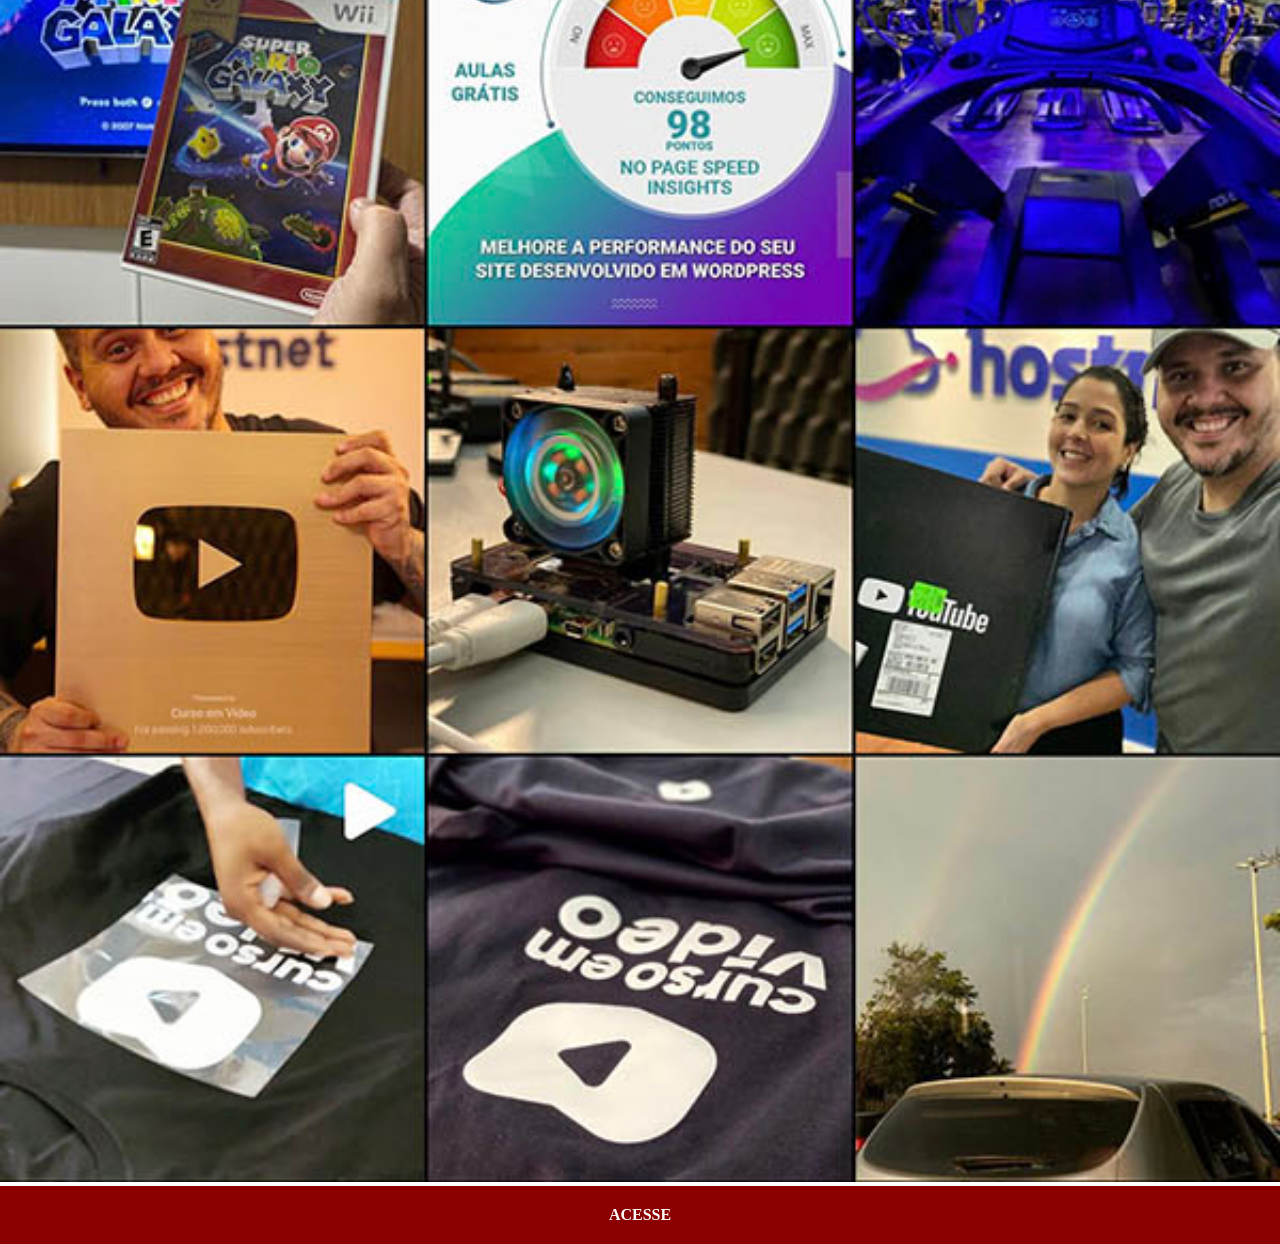
<file: instagram.html>
<!DOCTYPE html>
<html lang="en">
<head>
    <meta charset="UTF-8">
    <meta name="viewport" content="width=device-width, initial-scale=1.0">
    <title>Document</title>
    <link rel="stylesheet" href="social.css">
</head>
<body>
    <img src="pacote-d013/imagens/tela-instagram.jpg" alt="">
    <a href="https://www.instagram.com/gustavoguanabara/">ACESSE</a>
</body>
</html>
</file>
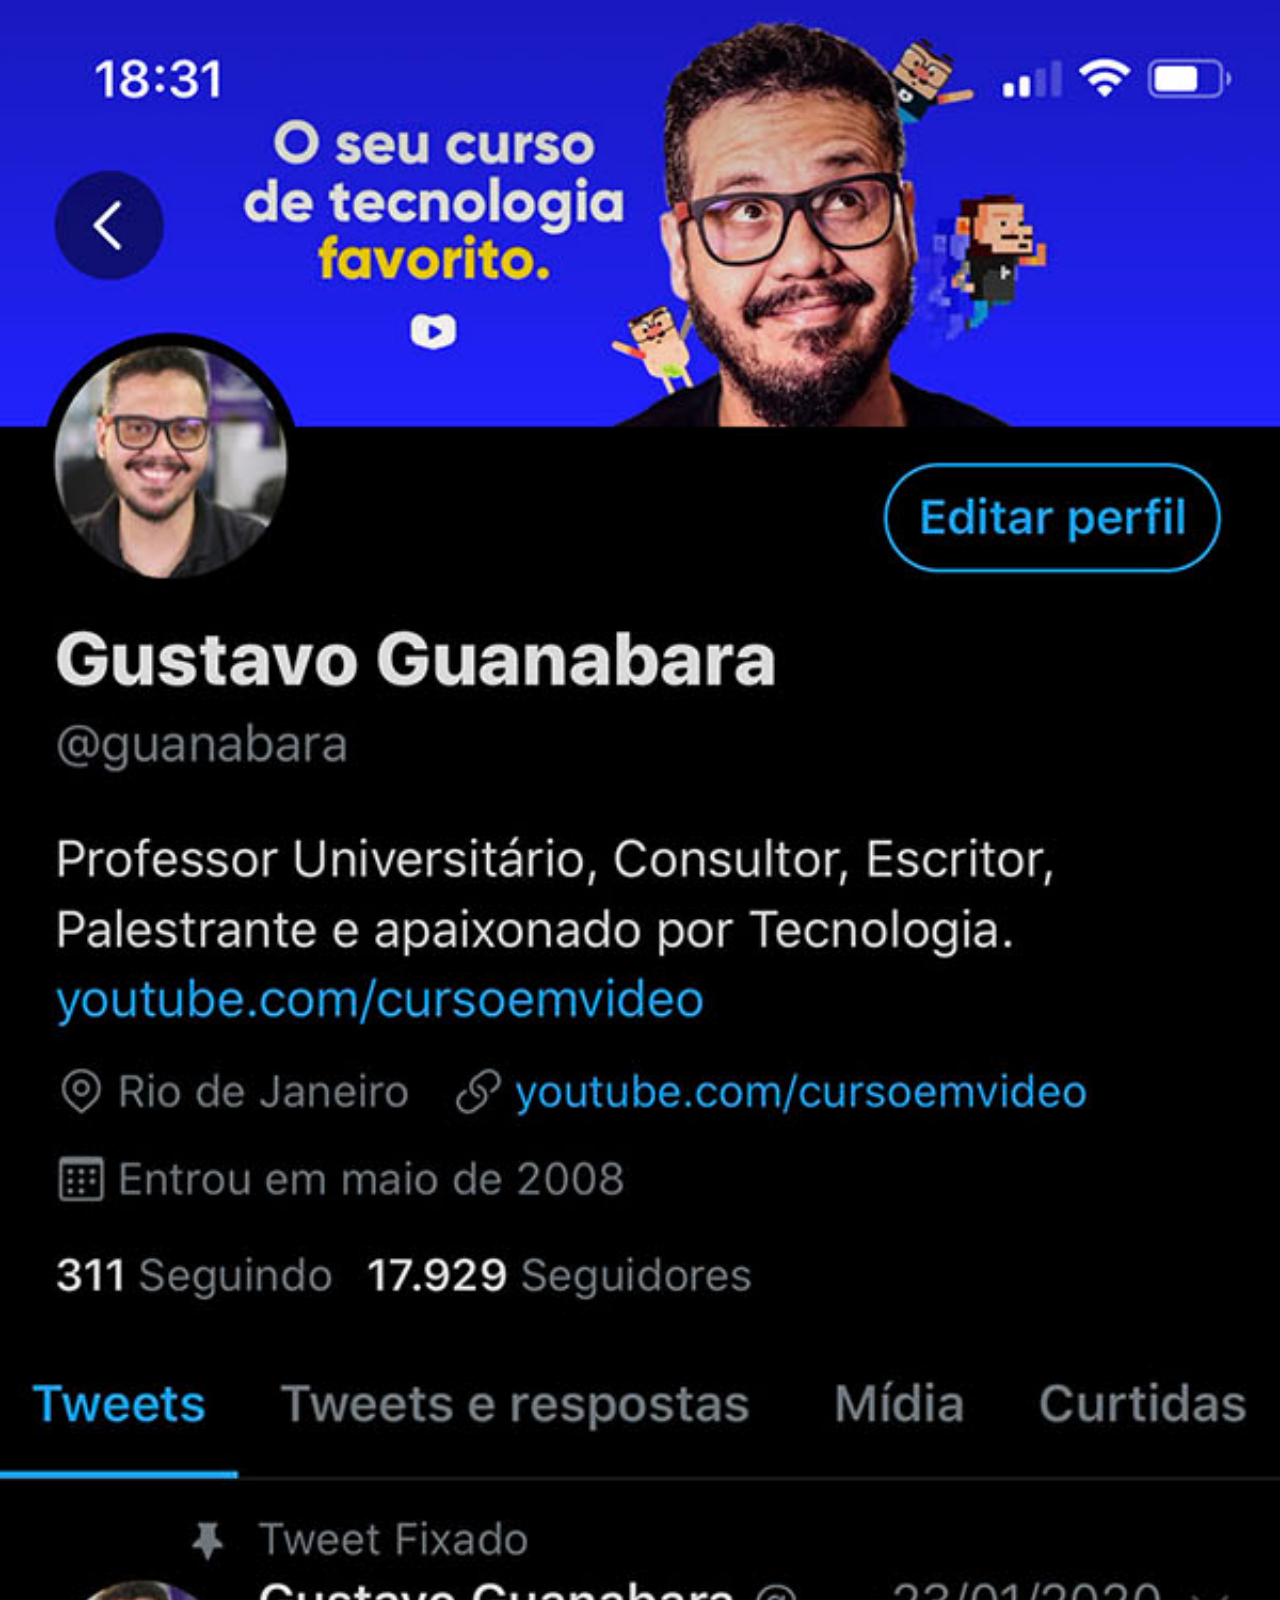
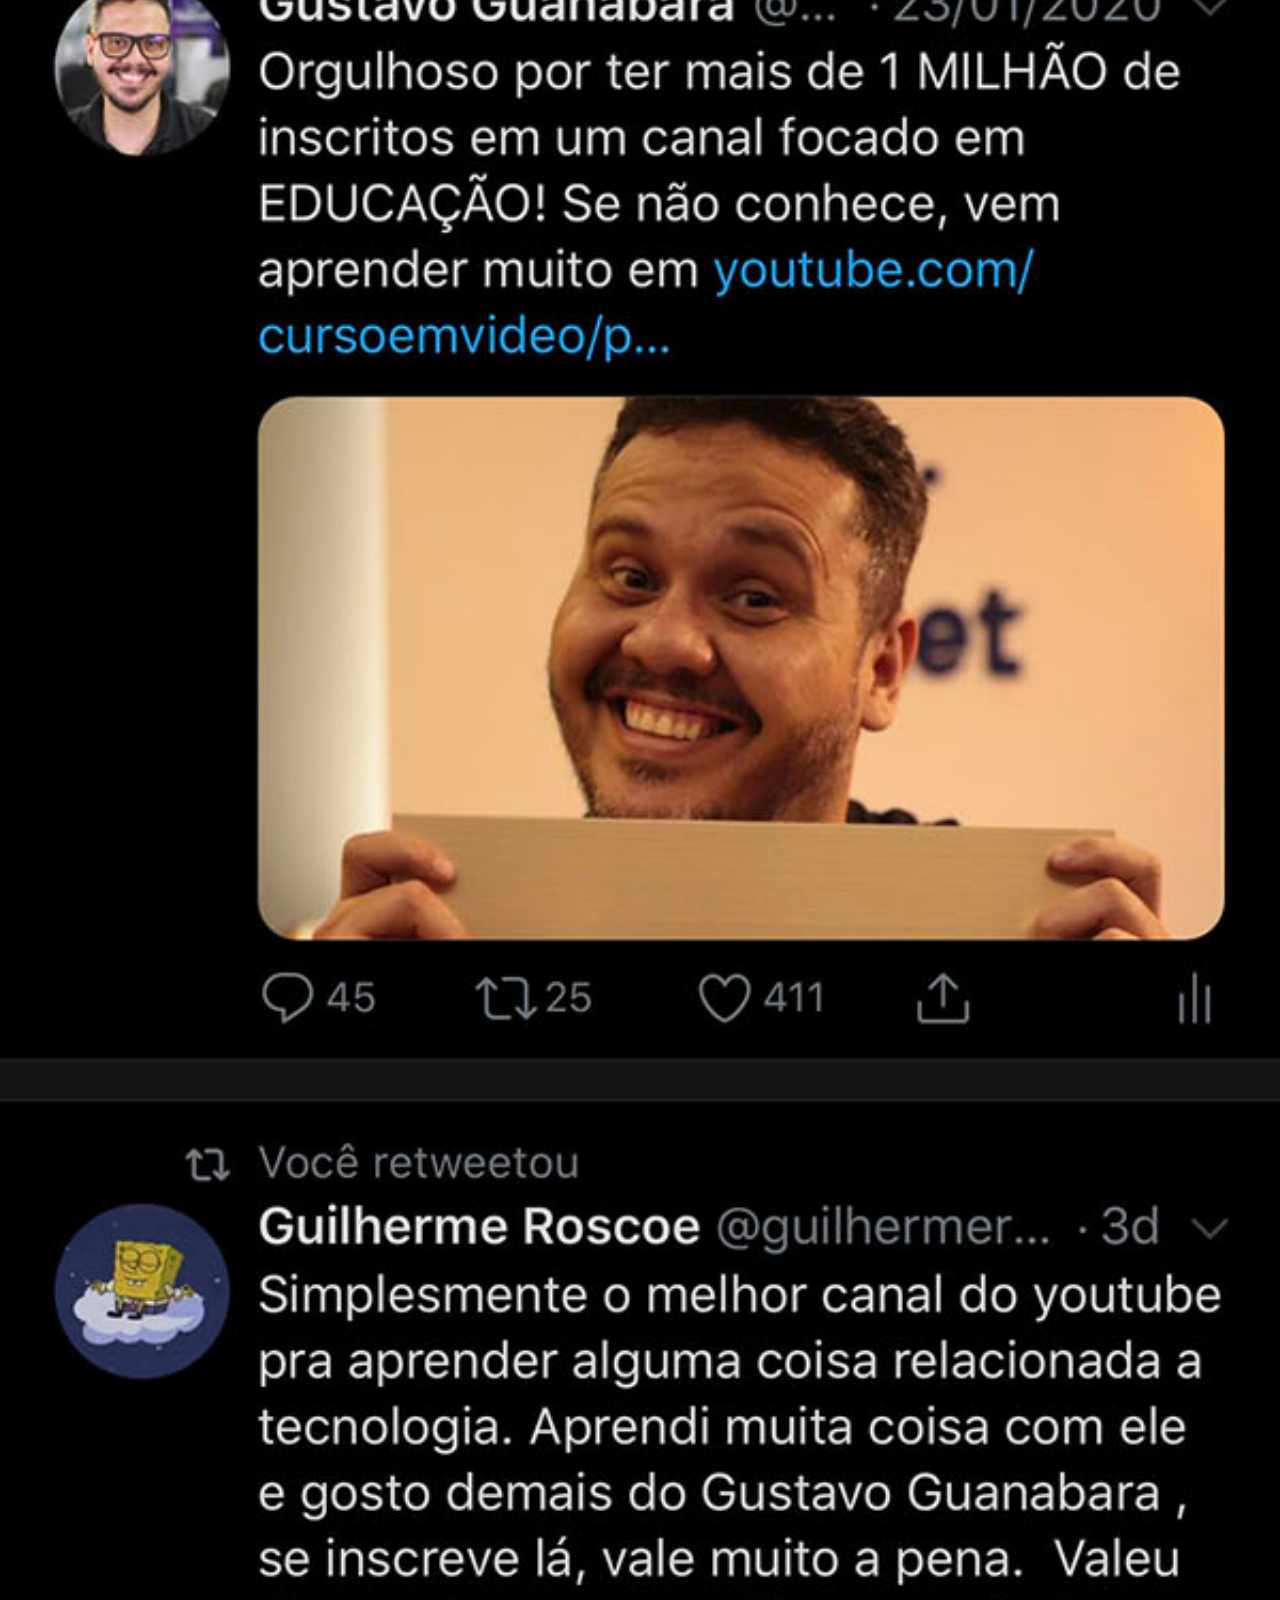
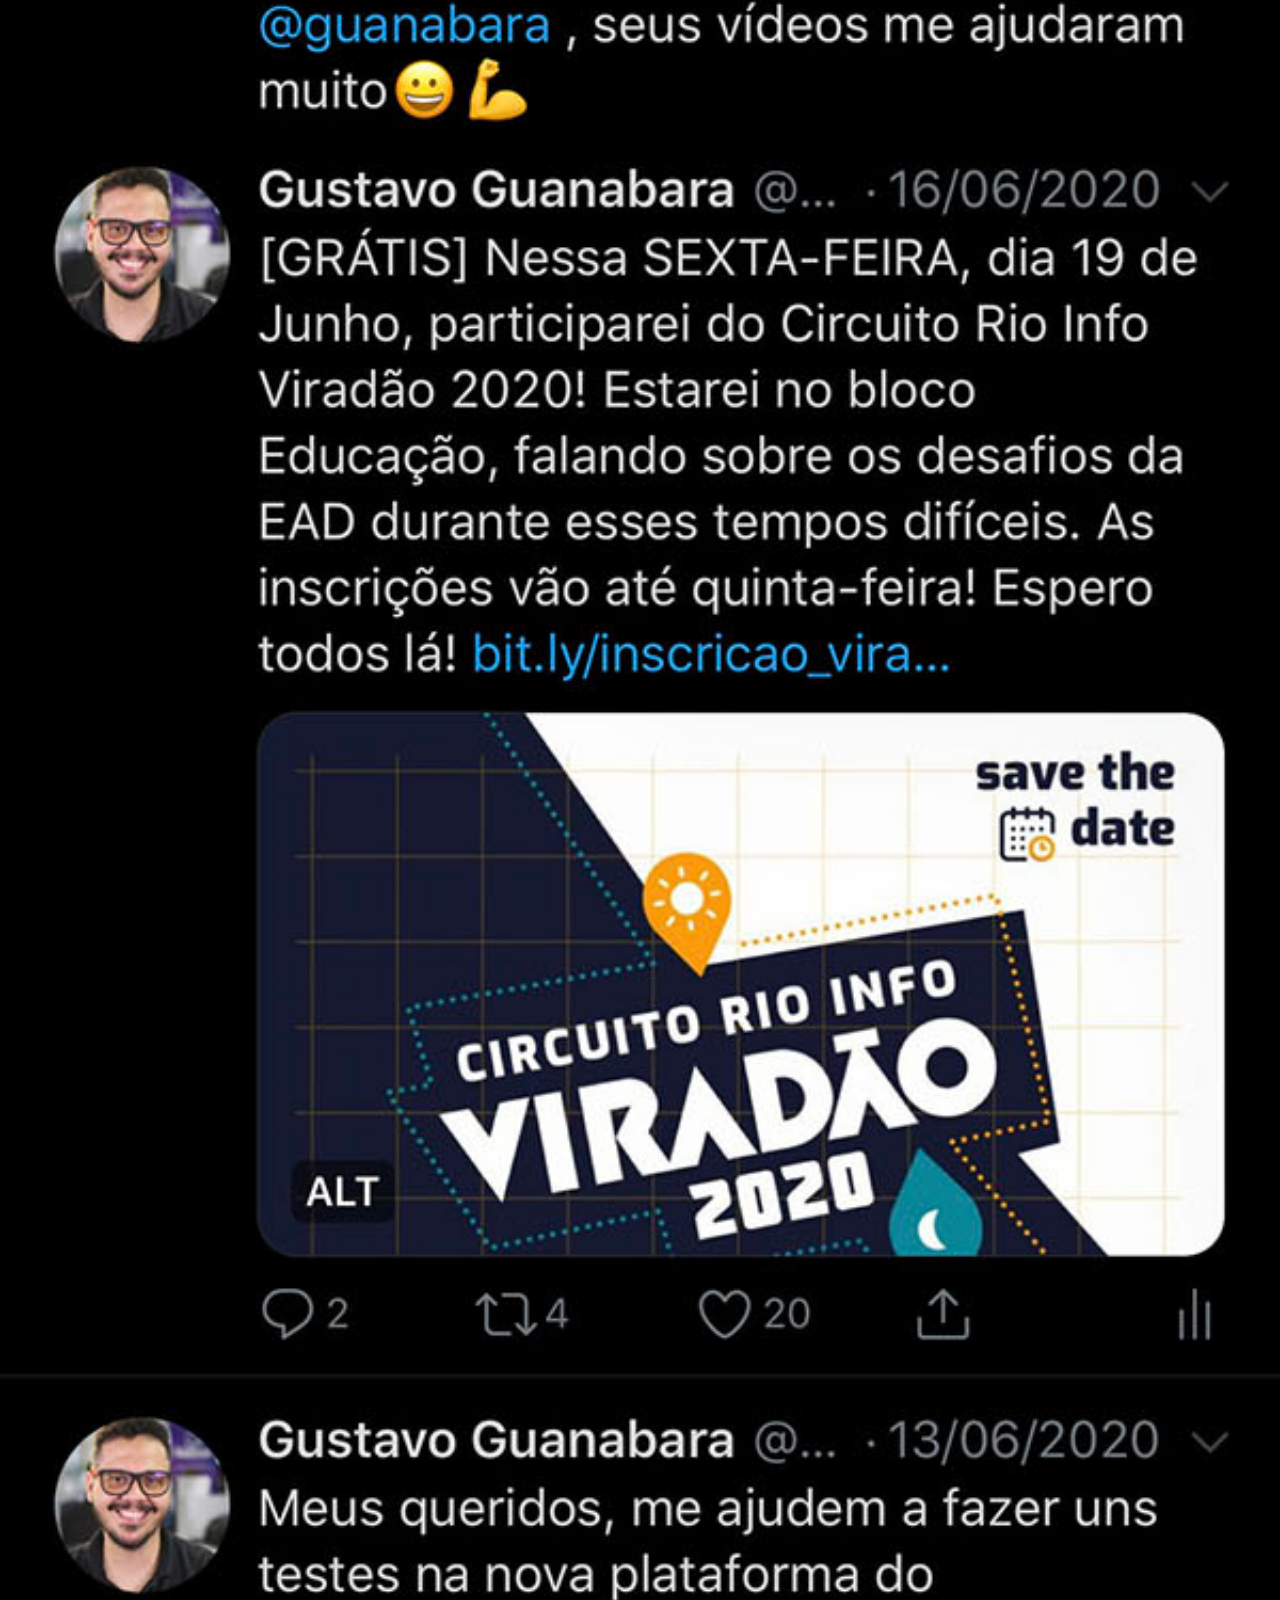
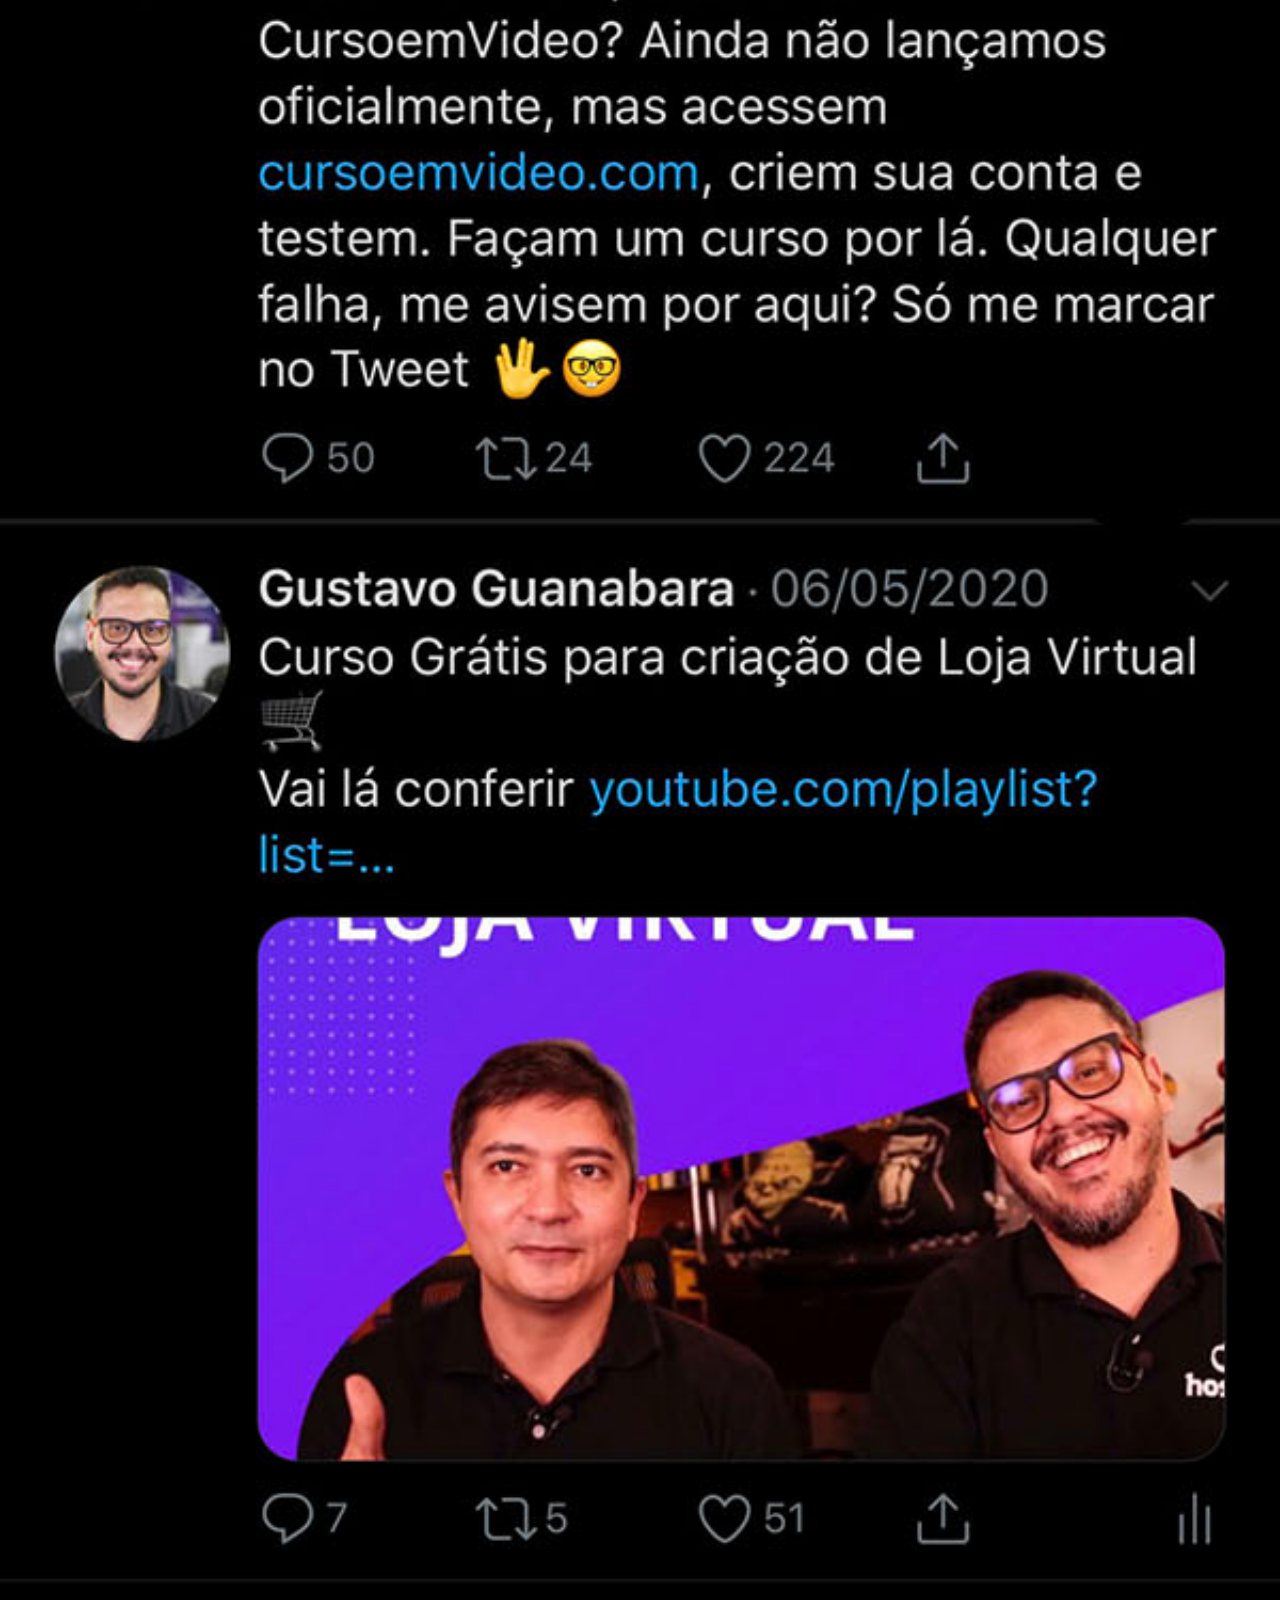
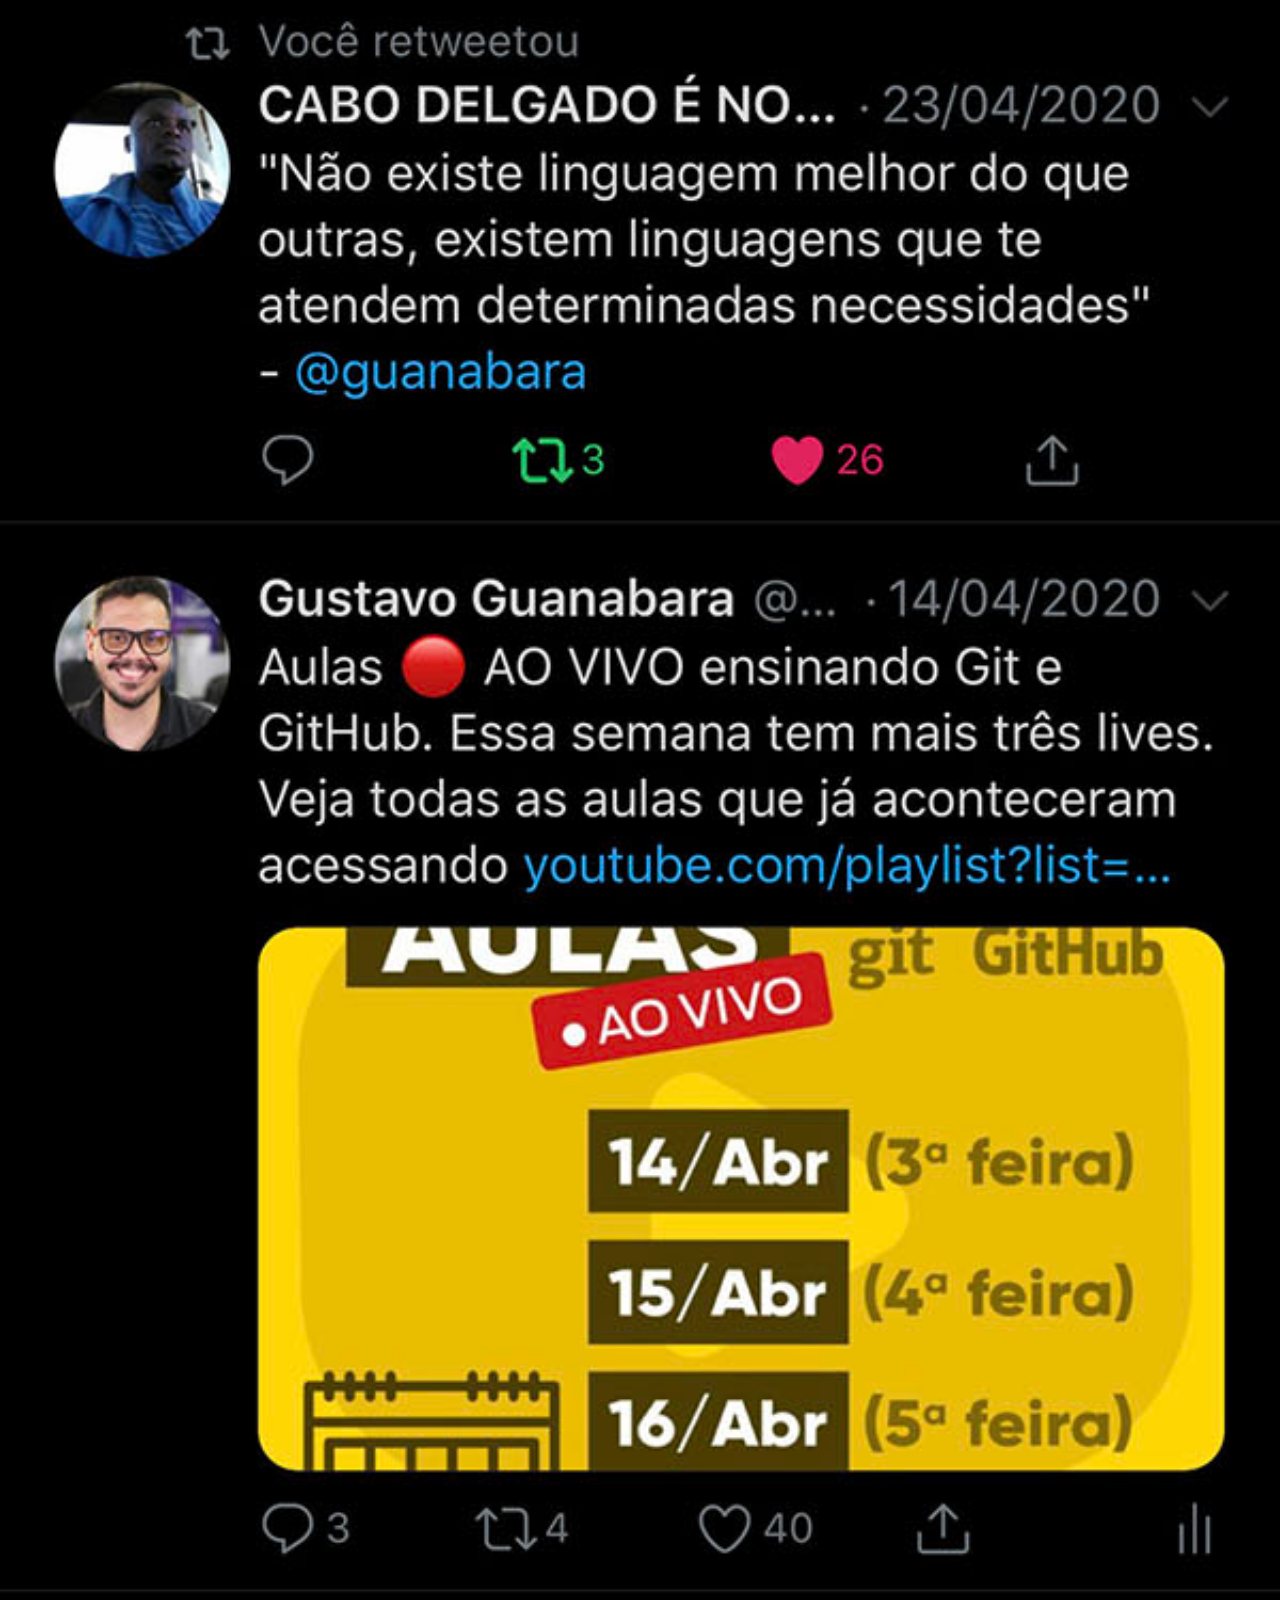
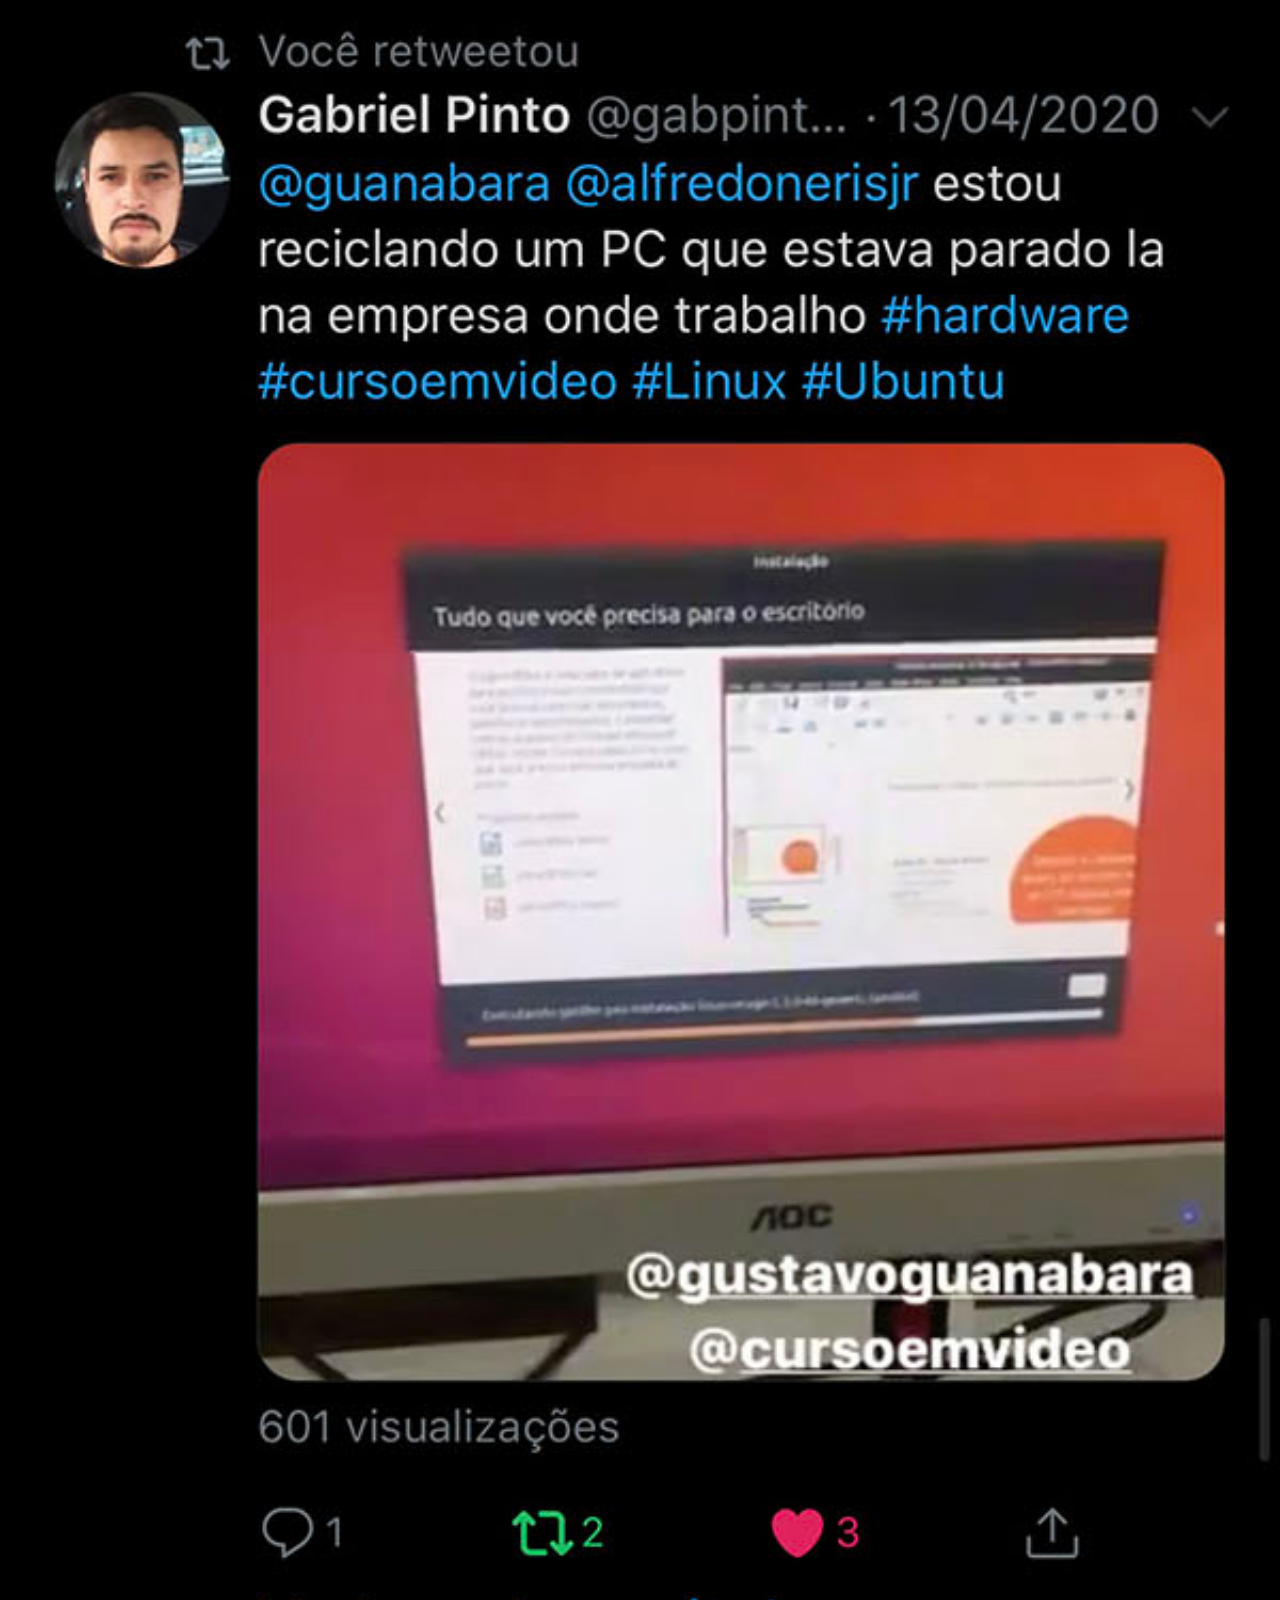
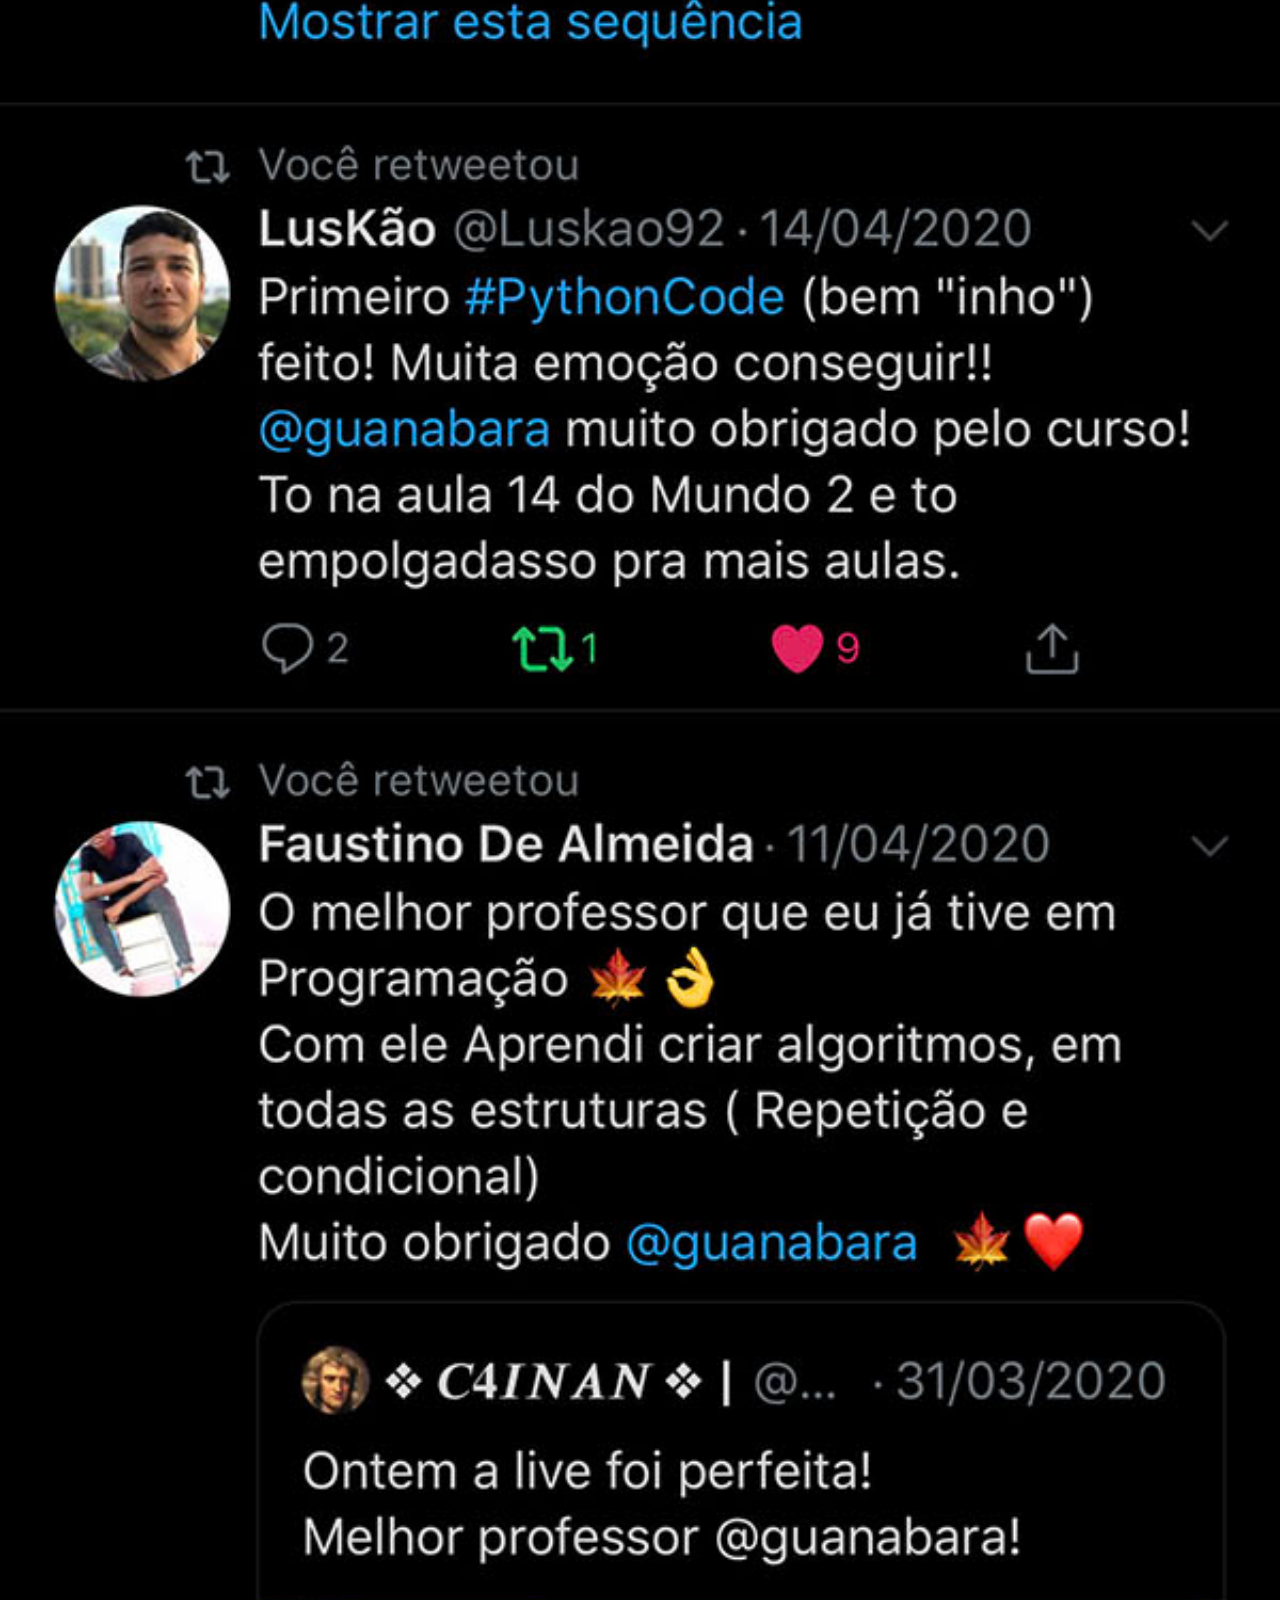
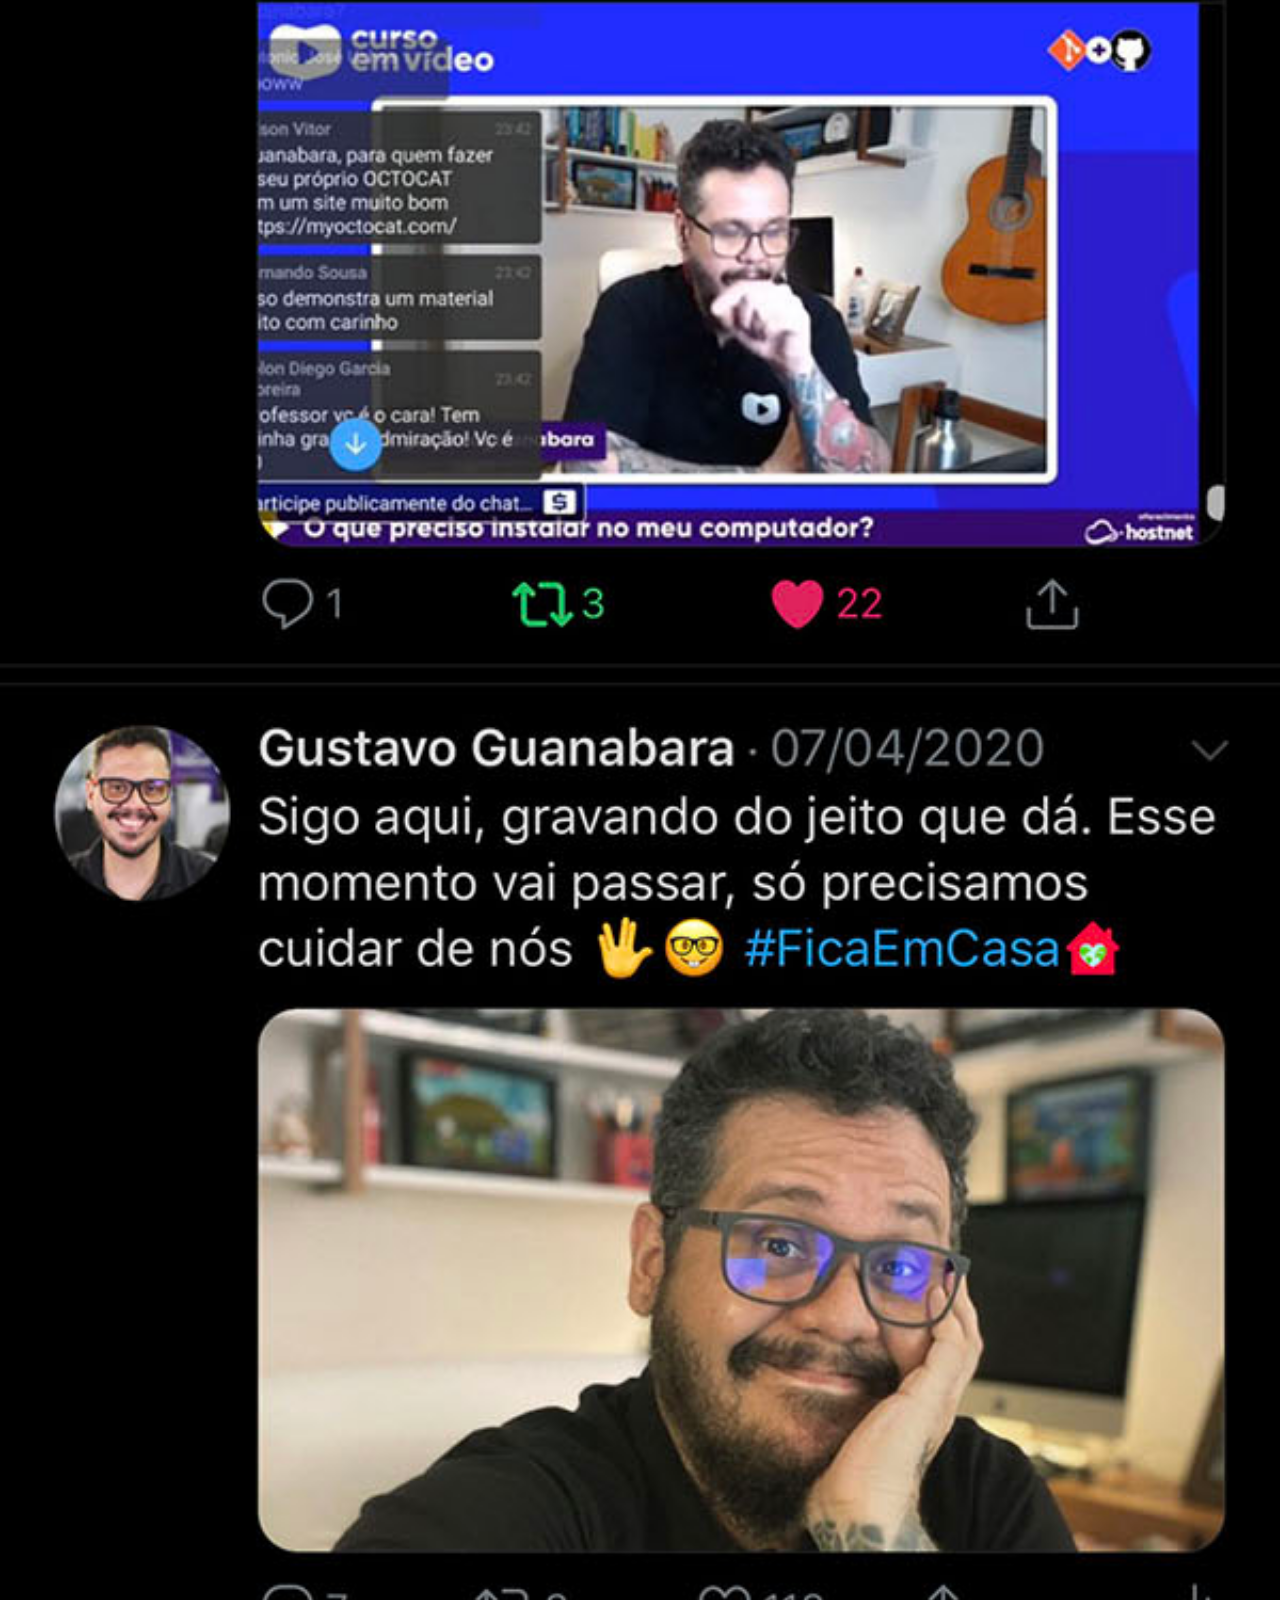
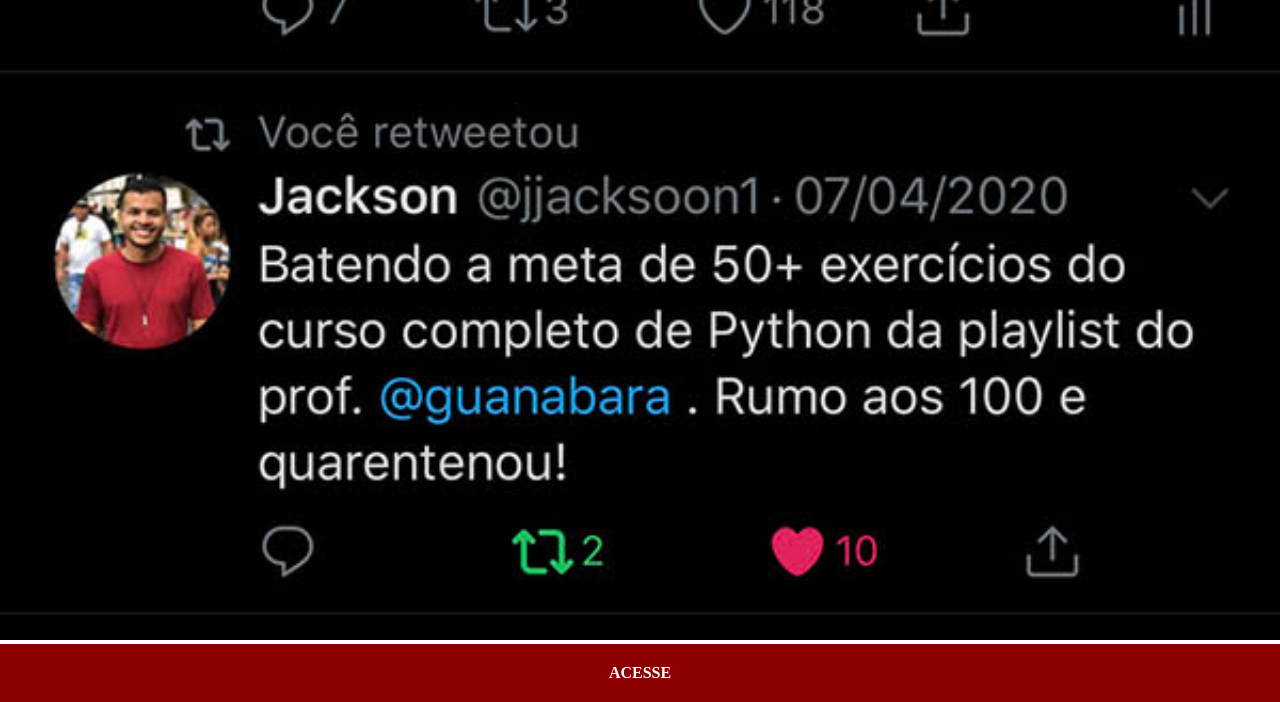
<file: x.html>
<!DOCTYPE html>
<html lang="en">
<head>
    <meta charset="UTF-8">
    <meta name="viewport" content="width=device-width, initial-scale=1.0">
    <title>x</title>
    <link rel="stylesheet" href="social.css">
</head>
<body>
    <img src="pacote-d013/imagens/tela-twitter.jpg" alt="">
    <a href="https://x.com/guanabara">ACESSE</a>
</body>
</html>
</file>
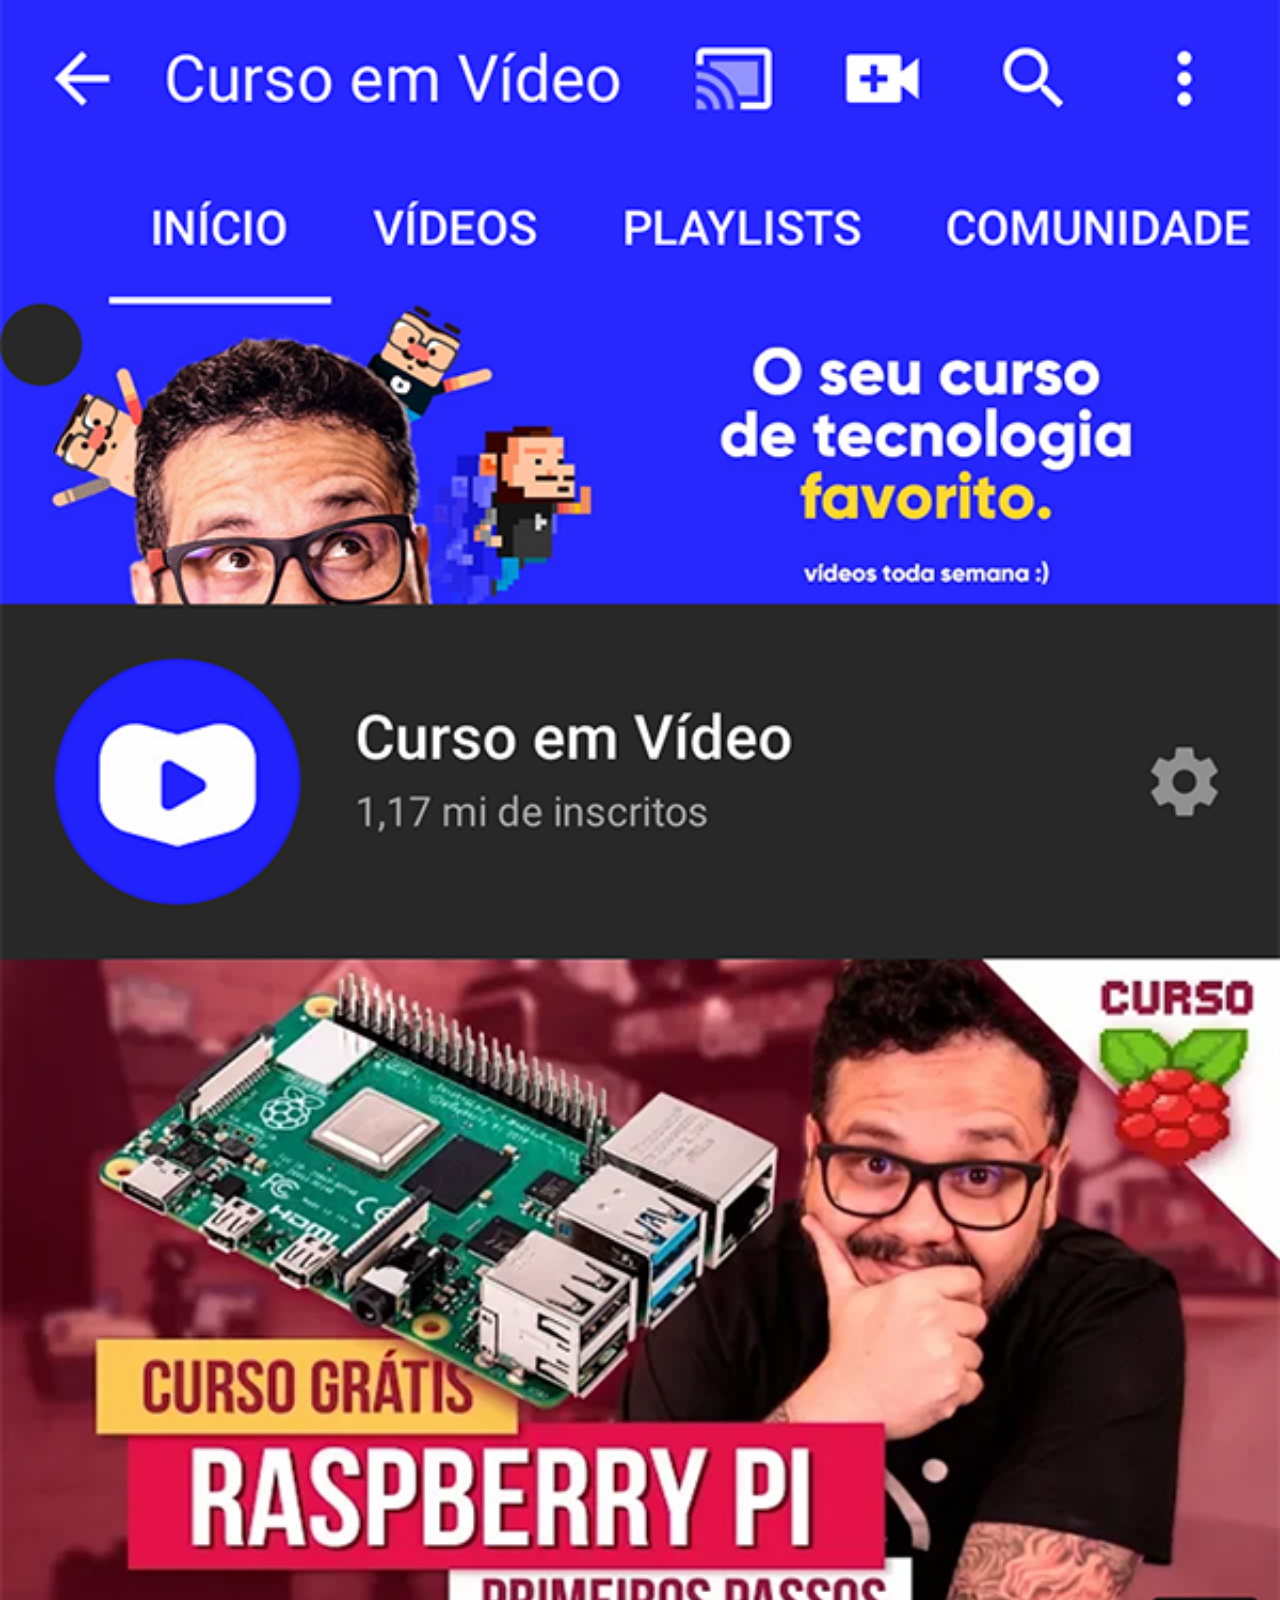
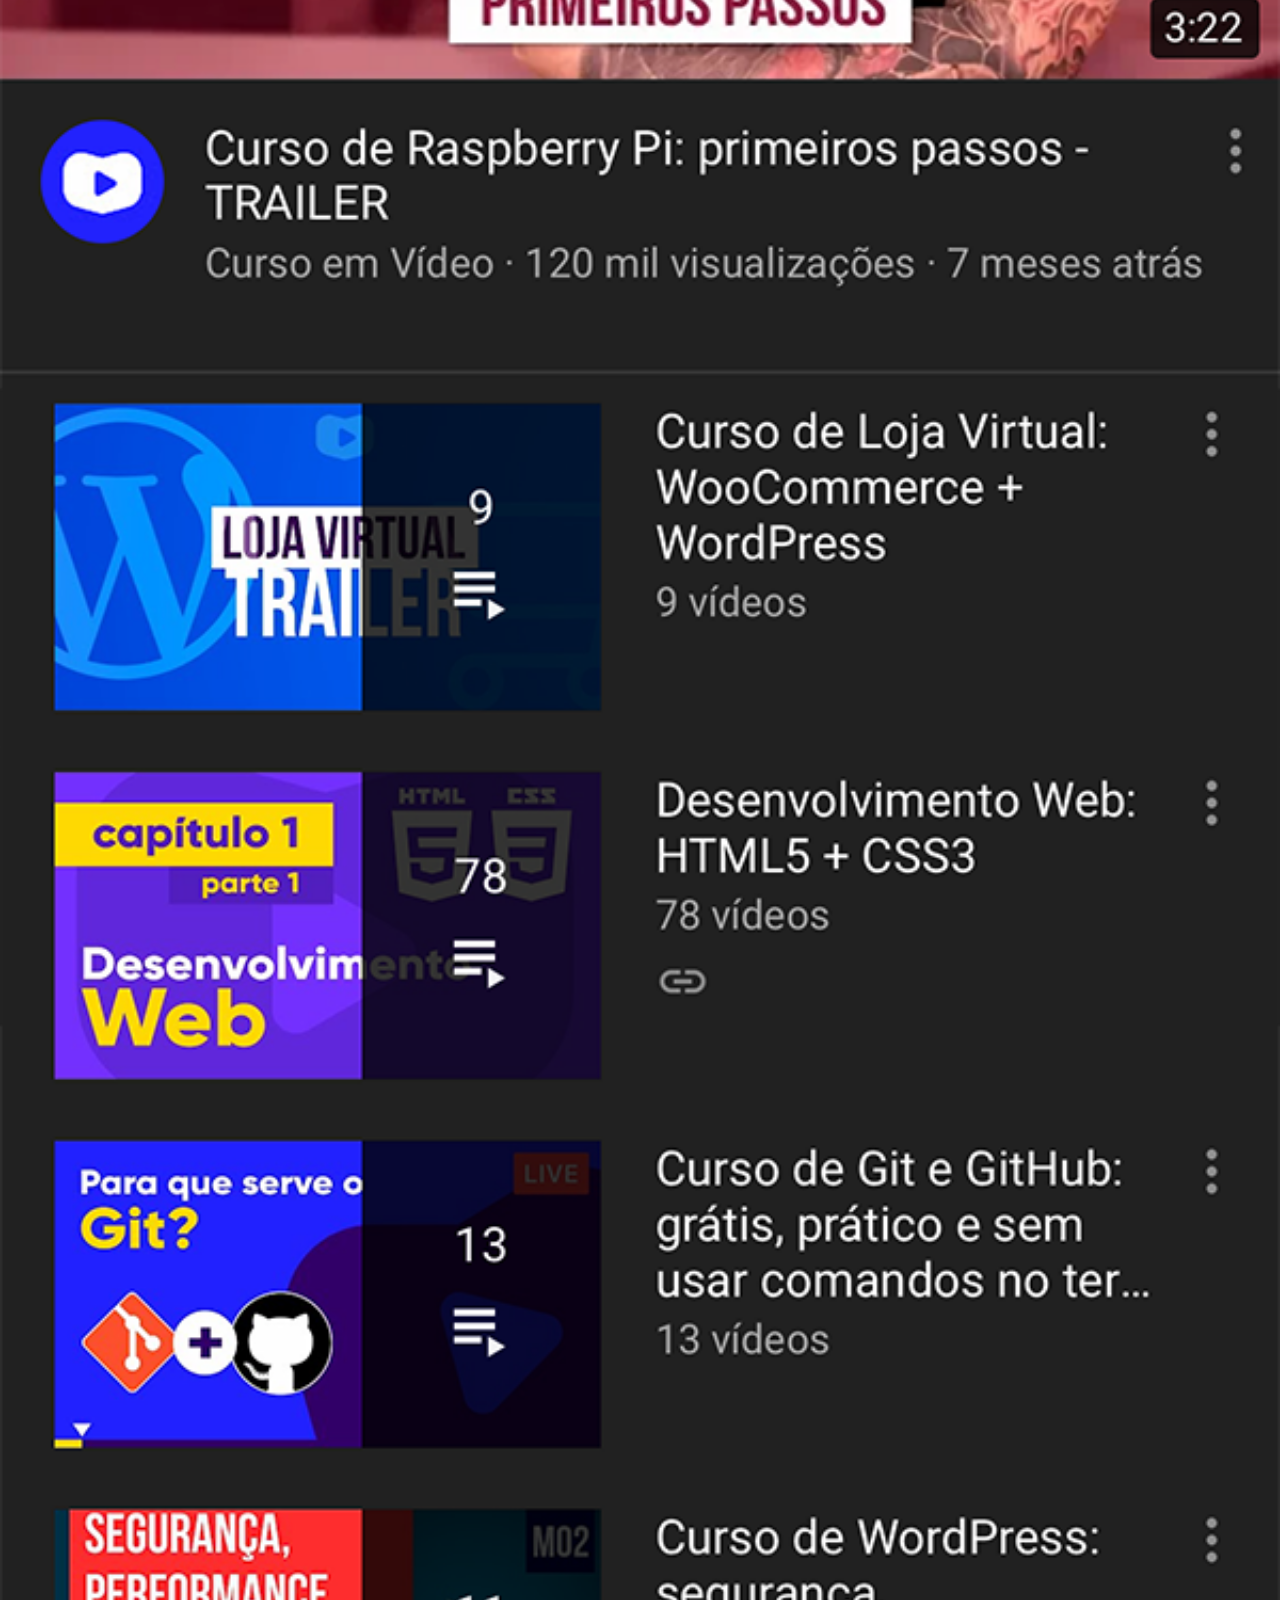
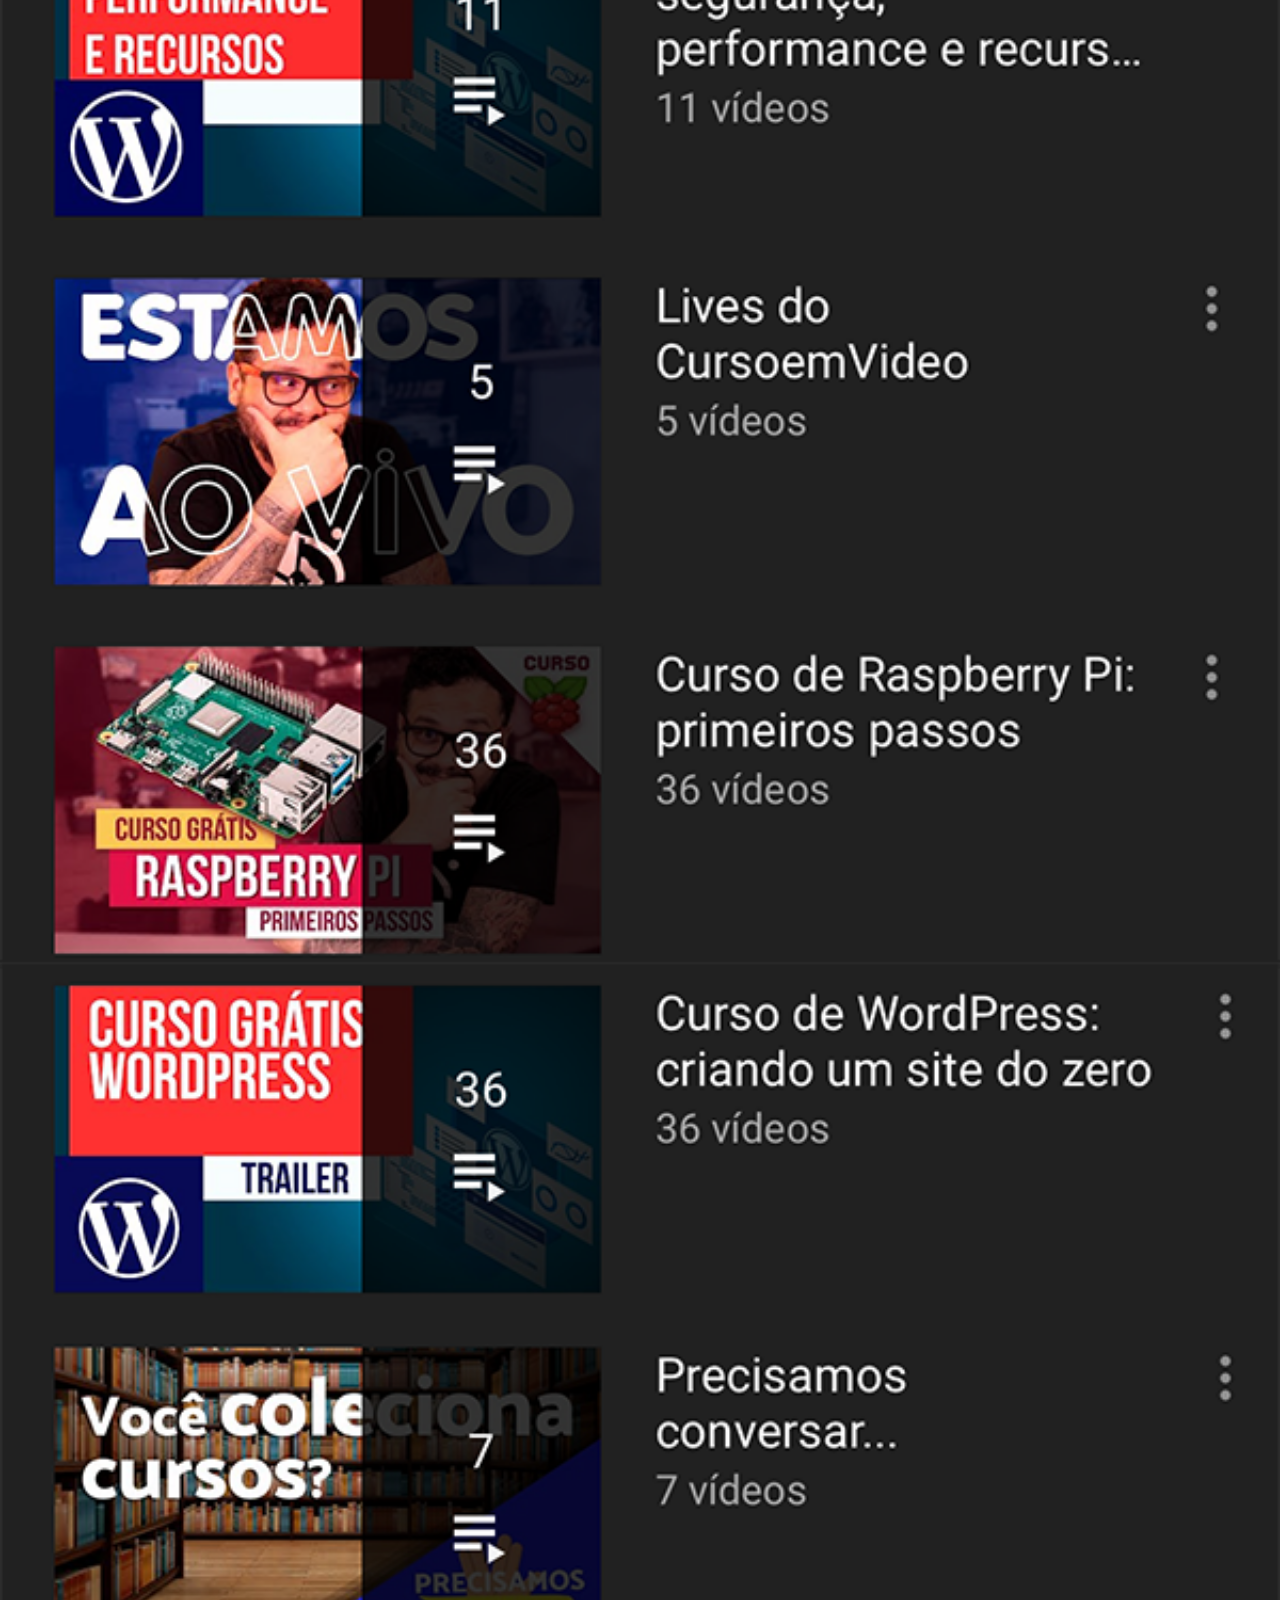
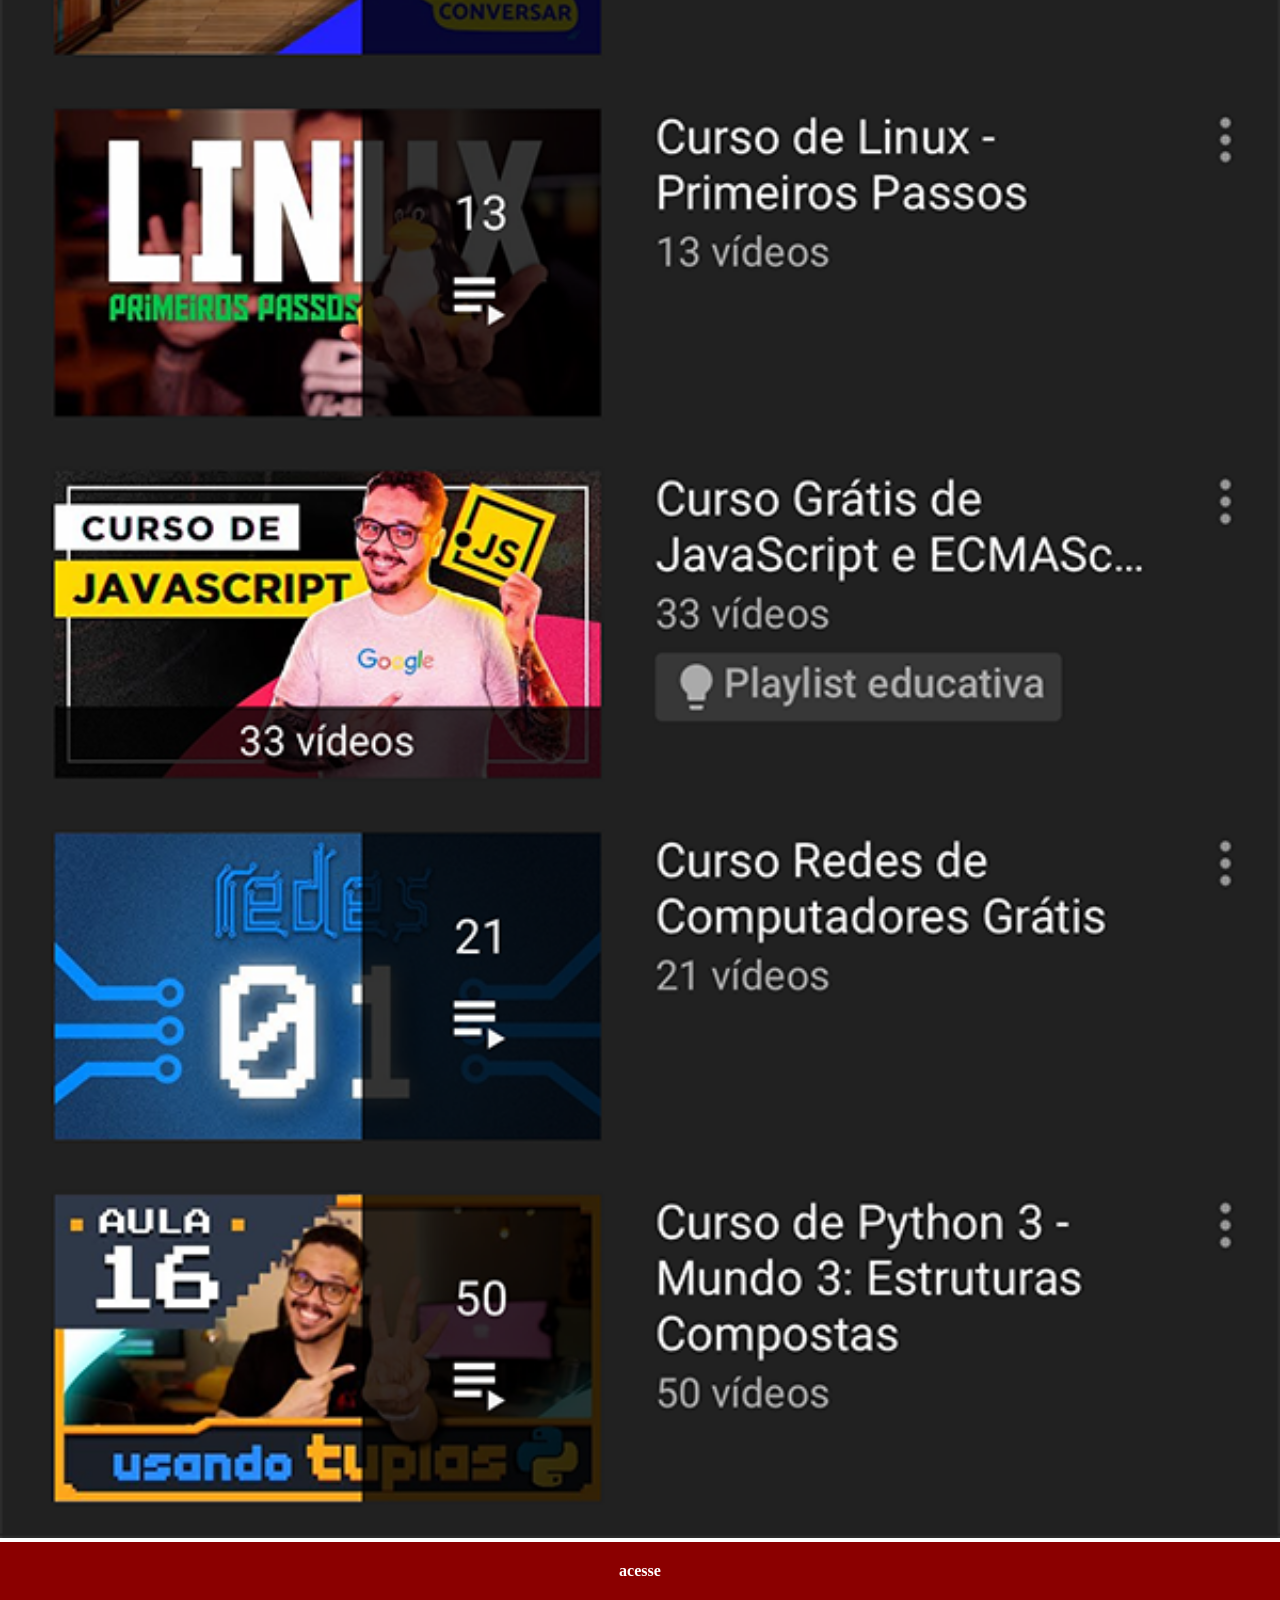
<file: youtube.html>
<!DOCTYPE html>
<html lang="en">
<head>
    <meta charset="UTF-8">
    <meta name="viewport" content="width=device-width, initial-scale=1.0">
    <title>Document</title>
    <link rel="stylesheet" href="social.css">
</head>
<body>
    <img src="pacote-d013/imagens/tela-youtube.png" alt="">
    <a href="https://www.youtube.com/channel/UCrWvhVmt0Qac3HgsjQK62FQ"> acesse</a>
</body>
</html>
</file>
<file: estilos/style.css>
@charset "utf-8";

*{
    margin: 0;
    padding: 0;
    font-family: Arial, Helvetica, sans-serif;
}

body,html{
    height: 100vh;
    width: 100vw;
    background-color: black;
}

body{
    background: url(../pacote-d013/imagens/fundo-madeira.jpg);
    background-size: cover;
    background-attachment: fixed;
}

main{
    position: relative;
    height: 100vh;
    width: 100vw;
}





#telefone{
    position: absolute;
    top: 50%;
    left: 50%;
    transform: translate(-50%,-50%);
    height: 627px;
    width: 311px;
    background:  url(../pacote-d013/imagens/frame-iphone.png);
}

#tela{
    position: relative;
    top: 81px;
    left: 23px;
    width: 266px;
    height: 470px;
}



#redes-sociais img{
    width: 50px;
    margin: 10px;
    border-radius: 50px;
    box-shadow: 2px 2px 2px rgba(0, 0, 0, 0.578);
    box-sizing: border-box;
}

#redes-sociais{
    text-align: right;
}

#redes-sociais img:hover{
    border: 2px solid rgba(255, 255, 255, 0.451);
    transform: translate(-1px,-3px);
    transition: transform 0.5s, border 1s;
}
</file>
<file: social.css>
@charset "utf-8";
 
 *{
            margin: 0;
            padding: 0;
        }

        ::-webkit-scrollbar{
            width: 0px;
        height: 0px;
    
    }

        img{
            width: 100vw;
        }

        a{

            display: block;
            background-color: darkred;
            color: white;
            padding: 20px;
            text-align: center;
            font-weight: bolder;
            text-decoration:none;
        }


        a:hover{
            background-color: red;
        }
</file>
